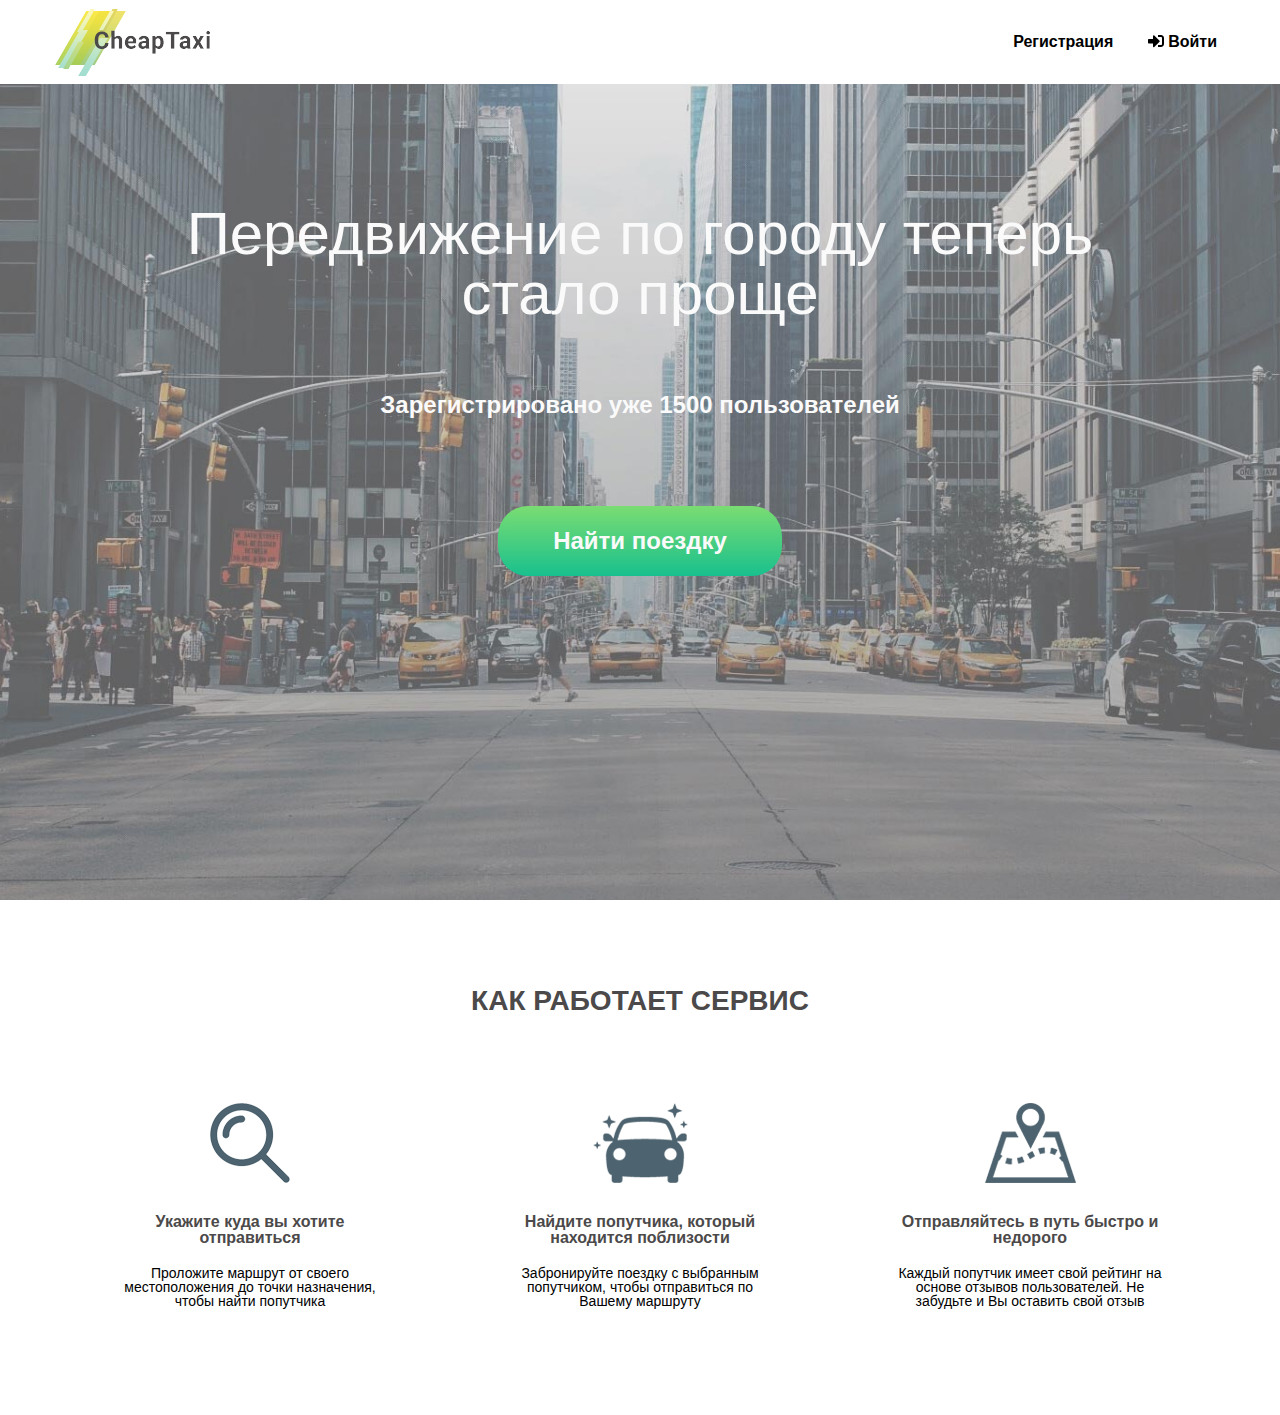
<file: cheaptaxi/index.html>
<!DOCTYPE html>
<html lang="en">
<head>
	<meta charset="UTF-8">
	<title>CheapTaxi</title>
	<link rel="shortcut icon" href="img/favicon.ico" type="image/x-icon">
	<meta name="viewport" content="width=device-width, initial-scale=1">
	<link rel="stylesheet" href="css/reset.css">
	<link rel="stylesheet" href="css/main.css">
	<link rel="stylesheet" href="css/modal-window.css">
	
	<script defer src="js/fontawesome-all.min.js"></script>

</head>
<body>
	<div class="modal-window">
		<ul class="switch">
			<li id="registration-btn">Регистрация</li>
			<li id="enter-btn">Войти</li>
		</ul>
		<form action="#" class="form-registration" id="form-registration">
			
			<input class="small-input" type="text" placeholder="Имя">
			<input class="small-input" type="text" placeholder="Фамилия">
			<input type="text" placeholder="Эл.почта">
			<input type="text" placeholder="Телефон">
			<input type="password" placeholder="Пароль">
			<input type="password" placeholder="Подтвердить пароль">
			<input class="form-button" type="submit" value="Зарегистрироваться">
		</form>

		<form action="#" class="form-registration form-enter" id="form-enter">
			
			
			<input type="text" placeholder="Эл.почта или телефон">
			<input type="password" placeholder="Пароль">
			
			<input class="form-button" type="submit" value="Войти">
		</form>

	</div>
	<header class="header">
		<div class="container">
			<img src="img/logo.png" class="logo">
			<ul class="nav">
				<li><a href="#" id="reg-link">Регистрация</a></li>
				<li><a href="#" id="enter-link"><i class="fas fa-sign-in-alt"></i> Войти</a></li>
			</ul>
		</div>
	</header>
	
	<section class="hero">
		<div class="container">
			<h1>Передвижение по городу теперь стало проще</h1>
			<div class="active-users">Зарегистрировано уже 1500 пользователей</div>
			<a href="#" class="button-search-trip">Найти поездку</a>
		</div>
	</section>

	<section class="features">
		<div class="container">
			<h2>Как работает сервис</h2>
			<ul class="features-list">
				<li>
					<img src="img/search_icon.png" alt="" class="feature-icon">
					<h4 class="feature-title">Укажите куда вы хотите отправиться</h4>
					<p class="feature-description">Проложите маршрут от своего местоположения до точки назначения, чтобы найти попутчика</p>
				</li>
				<li>
					<img src="img/car_icon.png" alt="" class="feature-icon">
					<h4 class="feature-title">Найдите попутчика, который находится поблизости</h4>
					<p class="feature-description">Забронируйте поездку с выбранным попутчиком, чтобы отправиться по Вашему маршруту</p>
				</li>
				<li>
					<img src="img/map_icon.png" alt="" class="feature-icon">
					<h4 class="feature-title">Отправляйтесь в путь быстро и недорого</h4>
					<p class="feature-description">Каждый попутчик имеет свой рейтинг на основе отзывов пользователей. Не забудьте и Вы оставить свой отзыв</p>
				</li>
			</ul>
		</div>
	</section>

<script src="js/jquery-3.3.1.js"></script>
<script src="js/main.js"></script>
</body>
</html>
</file>
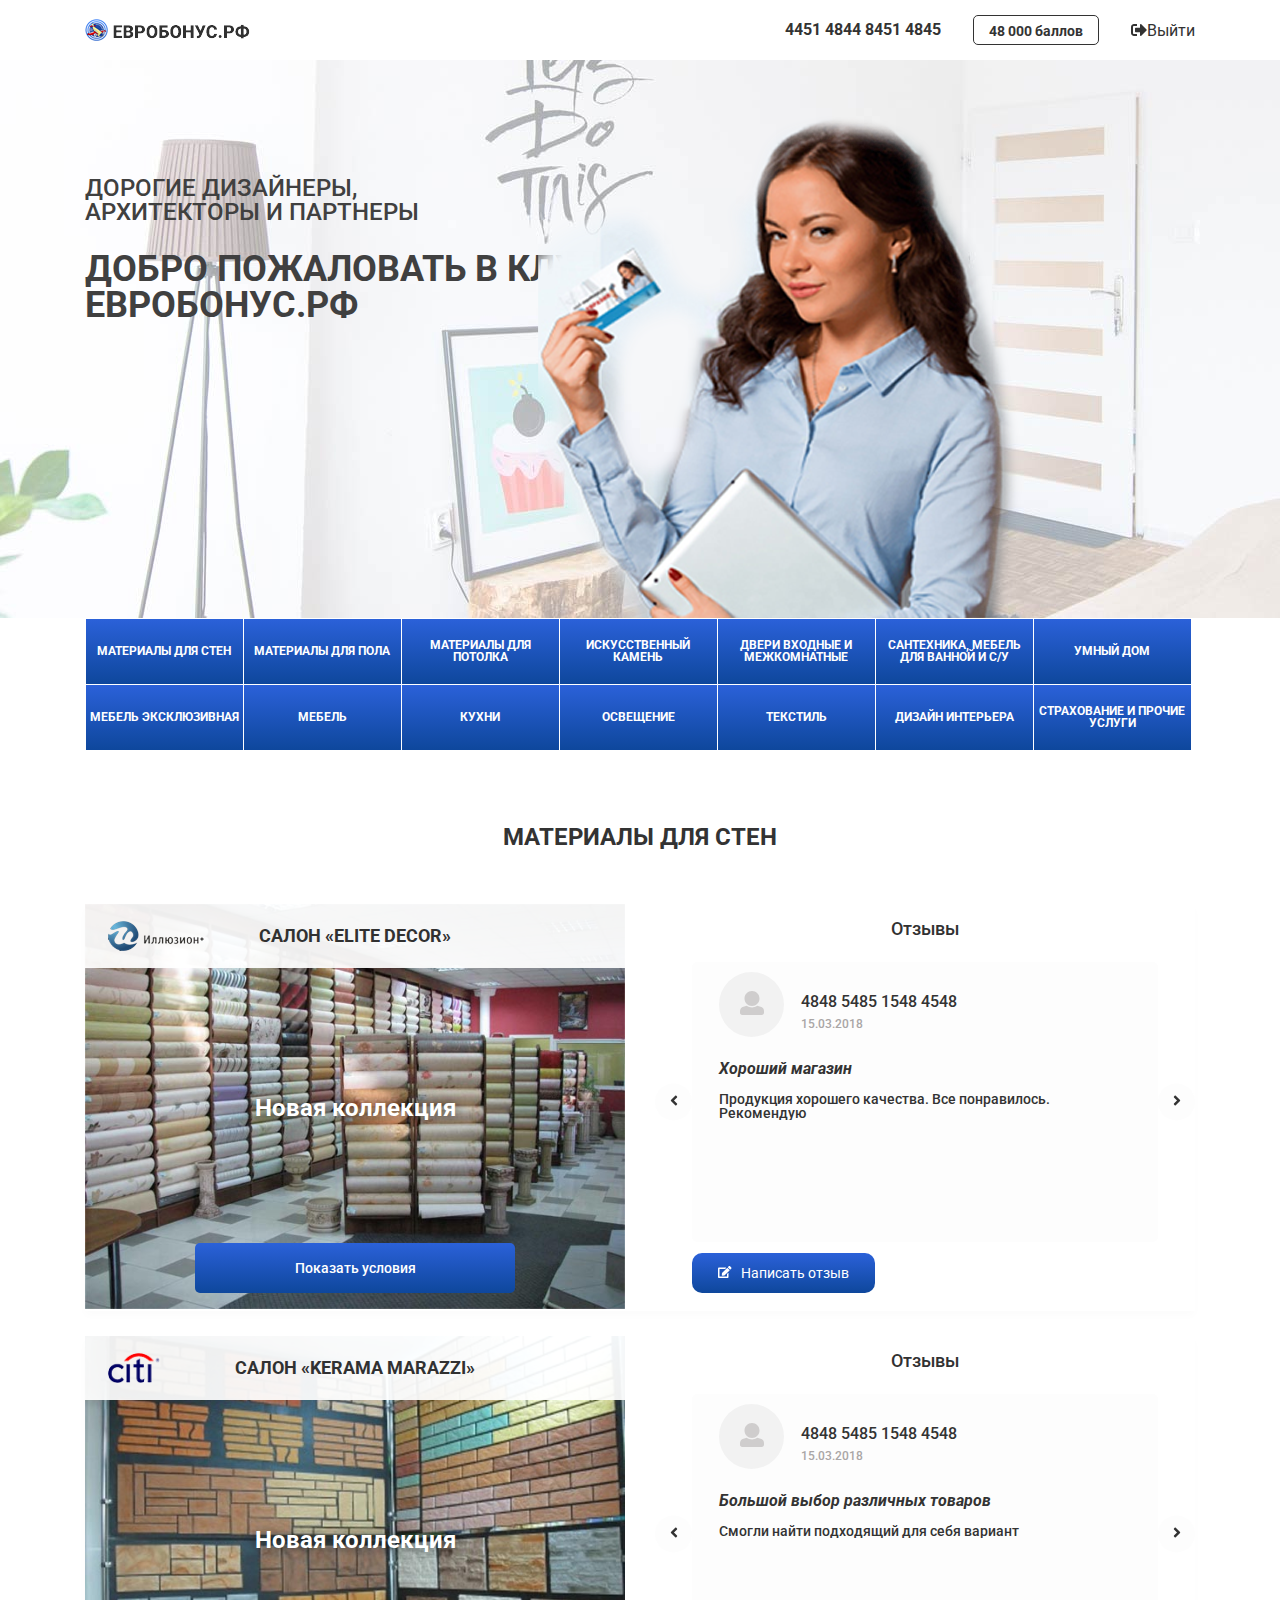
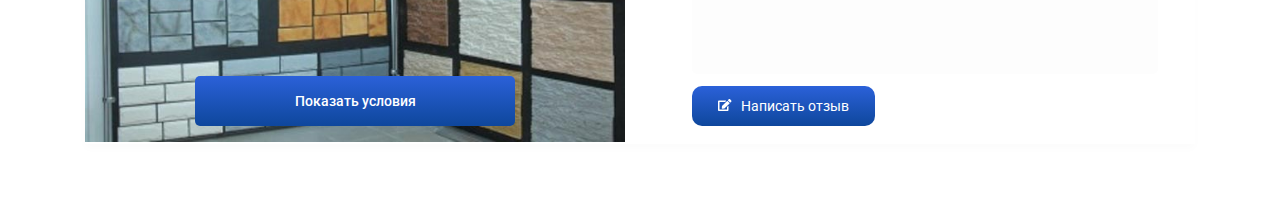
<file: eurasia/index.html>
<!DOCTYPE html>
<html lang="ru">
<head>
	<meta charset="UTF-8">
	<title>Евразия</title>
	<meta name="viewport" content="width=device-width, initial-scale=1">
	<link rel="stylesheet" href="css/reset.css">
	<link rel="stylesheet" href="css/bootstrap-grid.min.css">
	<link rel="stylesheet" href="css/main.css">
	<link href="https://fonts.googleapis.com/css?family=Roboto:400,400i,500,500i,700,700i&amp;subset=cyrillic" rel="stylesheet">
	<script src="js/fontawesome-all.min.js"></script>
</head>
<body>
	<header class="header">
		<div class="container">
			<div class="row align-items-center justify-content-between">
				<div class="col-2">
					<div class="logotype">
						<img src="img/logotype.png" alt="Евробонус.рф">
					</div>
				</div>
				<div class="col-5">
					<div class="user-info">
						<div class="login-card-number">4451 4844 8451 4845</div>
						<div class="points-count">48 000 баллов</div>
						<a href="" class="exit-link"><i class="fas fa-sign-out-alt"></i>Выйти</a>
					</div>
				</div>
			</div>
		</div>
	</header>

	<section class="hero">
		<div class="container">
			<div class="row">
				<div class="col-6">
					<div class="hero-description">
						<h2>Дорогие дизайнеры, архитекторы и партнеры</h2>
						<h1>Добро пожаловать в клуб евробонус.рф</h1>
					</div>
				</div>
			</div>
		</div>
	</section>
	<div class="show-nav">
		<div class="container">
			<div class="row">
				<div class="col-12">
					<a href="#" class="show-nav-btn"><i class="fas fa-bars burger-icon"></i>Категории</a>
				</div>
			</div>
		</div>
	</div>
	<div class="navigation">
		<div class="container">
			
				<ul class="nav">
					<li class="blue-gradient"><a href="#" class="category-link">Материалы для стен</a></li>
					<li class="blue-gradient"><a href="#" class="category-link">Материалы для пола</a></li>
					<li class="blue-gradient"><a href="#" class="category-link">Материалы для потолка</a></li>
					<li class="blue-gradient"><a href="#" class="category-link">Искусственный камень</a></li>
					<li class="blue-gradient"><a href="#" class="category-link">Двери входные и межкомнатные</a></li>
					<li class="blue-gradient"><a href="#" class="category-link">Сантехника, мебель для ванной и с/у</a></li>
					<li class="blue-gradient"><a href="#" class="category-link">Умный дом</a></li>
					<li class="blue-gradient"><a href="#" class="category-link">Мебель эксклюзивная</a></li>
					<li class="blue-gradient"><a href="#" class="category-link">Мебель</a></li>
					<li class="blue-gradient"><a href="#" class="category-link">Кухни</a></li>
					<li class="blue-gradient"><a href="#" class="category-link">Освещение</a></li>
					<li class="blue-gradient"><a href="#" class="category-link">Текстиль</a></li>
					<li class="blue-gradient"><a href="#" class="category-link">Дизайн интерьера</a></li>
					<li class="blue-gradient"><a href="#" class="category-link">Страхование и прочие услуги</a></li>

				</ul>
			
		</div>
	</div>

	<section class="category">
		<div class="container">
			<h3 class="category-title">Материалы для стен</h3>
			<ul class="company-list">
				
					<li>

						<div class="conditions">
							<a href="#" class="close-conditions"><i class="fas fa-times close-icon"></i></a>
							<div class="row">
								<div class="col-md-6">
									<div class="conditions-info-company">
										<div class="condition-header">
											<img src="img/company-1/logo.png" alt="">
											<h3>Салон «Elite decor»</h3>
										</div>

										<span class="contacts">Контакты:</span>
										<ul class="contacts-list">
											<li><i class="fas fa-phone-square contacts-icon"></i>+7(342) 451-18-12</li>
											<li><a href="#"><i class="fas fa-globe contacts-icon"></i>http://elite-decor.ru</a></li>
											<li><i class="fas fa-map-marker-alt contacts-icon"></i>ТЦ Евразия, 2 этаж</li>
										</ul>
									</div>
								</div>
								<div class="col-md-6">
									<div class="conditions-description">
										<h4>Условия сотрудничества</h4>
										<p class="condition-text">Lorem ipsum dolor sit amet, consectetur adipisicing elit. Aperiam ipsam, error iure qui cumque maiores reprehenderit quibusdam accusantium vero voluptas, quos commodi impedit architecto odit eos cupiditate! Nesciunt rerum voluptatem accusamus dignissimos similique fugiat laudantium, qui sint quaerat, pariatur tenetur ad ducimus alias laboriosam asperiores assumenda iusto distinctio ratione atque. Lorem ipsum dolor sit amet, consectetur adipisicing elit. Corporis, doloribus, molestiae dolorum temporibus, odit voluptas facilis sunt reiciendis odio unde enim nulla veniam nobis optio alias. Id veritatis commodi assumenda, sint, eaque asperiores eius architecto minima nam beatae, a placeat suscipit. Quaerat accusamus veritatis, totam laborum dolorum possimus quasi odit sunt libero necessitatibus ducimus quos iure quod rem eos voluptatem incidunt eligendi commodi alias sequi quia labore adipisci nisi. Quis aspernatur error, nostrum distinctio totam iste eius saepe, obcaecati accusamus nihil eum beatae harum delectus nemo quod magni explicabo vel a cum tempora dicta expedita! Temporibus quia facilis id voluptas?</p>
									</div>
								</div>
							</div>
						</div>

						<div class="row">
							<div class="col-12 col-lg-6">
								<div class="company-description">
							
									<div class="company-header">
										<img src="img/company-1/logo.png" alt="Логотип компании" class="company-logo">
										<div class="company-name">Салон «Elite Decor»</div>
									</div>
									
									<img class="company-banner" src="img/company-1/banner.jpg" alt="Баннер компании">
									
									<div class="company-title">Новая коллекция</div>
									<a href="#" class="company-condition-btn blue-gradient">Показать условия</a>
								</div>
							</div>
							<div class="col-12 col-lg-6">
								<div class="company-reviews">
									<h4>Отзывы</h4>
									<div class="review">
										<div class="user-review-info">
											<div class="user-picture"><i class="fas fa-user"></i></div>
											<div class="user-review-info-text">
												<div class="user-card-number">4848 5485 1548 4548</div>
												<span class="review-date">15.03.2018</span>
											</div>
										</div>
										<a href="#" class="arrow-back"><i class="fas fa-angle-left"></i></a>
										<a href="#" class="arrow-next"><i class="fas fa-angle-right"></i></a>
										<i class="review-title">Хороший магазин</i>
										<p class="review-text">Продукция хорошего качества. Все понравилось. Рекомендую</p>
									</div>

									<a href="#" class="write-review-btn blue-gradient"><i class="fas fa-edit"></i>Написать отзыв</a>
								</div>
							</div>
						</div>
					</li>

					<li>

						<div class="conditions">
							<a href="#" class="close-conditions"><i class="fas fa-times close-icon"></i></a>
							<div class="row">
								<div class="col-md-6">
									<div class="conditions-info-company">
										<div class="condition-header">
											<img src="img/company-2/logo.png" alt="">
											<h3>Салон «Kerama Marazzi»</h3>
										</div>

										<span class="contacts">Контакты:</span>
										<ul class="contacts-list">
											<li><i class="fas fa-phone-square contacts-icon"></i>+7(342) 481-48-12</li>
											<li><a href="#"><i class="fas fa-globe contacts-icon"></i>http://kerama-marazzi.ru</a></li>
											<li><i class="fas fa-map-marker-alt contacts-icon"></i>ТЦ Евразия, 1 этаж</li>
										</ul>
									</div>
								</div>
								<div class="col-md-6">
									<div class="conditions-description">
										<h4>Условия сотрудничества</h4>
										<p class="condition-text">Салон "Kerama Marazzi" дарит новосёлам СКИДКУ 12%  на керамический гранит, керамическую плитку, мозаику, сантехнику и мебель</p>
									</div>
								</div>
							</div>
						</div>

						<div class="row">
							<div class="col-12 col-lg-6">
								<div class="company-description">
							
									<div class="company-header">
										<img src="img/company-2/logo.png" alt="Логотип компании" class="company-logo">
										<div class="company-name">Салон «Kerama Marazzi»</div>
									</div>
									
									<img class="company-banner" src="img/company-2/banner.jpg" alt="Баннер компании">
									
									<div class="company-title">Новая коллекция</div>
									<a href="#" class="company-condition-btn blue-gradient">Показать условия</a>
								</div>
							</div>
							<div class="col-12 col-lg-6">
								<div class="company-reviews">
									<h4>Отзывы</h4>
									<div class="review">
										<div class="user-review-info">
											<div class="user-picture"><i class="fas fa-user"></i></div>
											<div class="user-review-info-text">
												<div class="user-card-number">4848 5485 1548 4548</div>
												<span class="review-date">15.03.2018</span>
											</div>
										</div>
										<a href="#" class="arrow-back"><i class="fas fa-angle-left"></i></a>
										<a href="#" class="arrow-next"><i class="fas fa-angle-right"></i></a>
										<i class="review-title">Большой выбор различных товаров</i>
										<p class="review-text">Смогли найти подходящий для себя вариант</p>
									</div>

									<a href="#" class="write-review-btn blue-gradient"><i class="fas fa-edit"></i>Написать отзыв</a>
								</div>
							</div>
						</div>
					</li>
			</ul>
		</div>
	</section>
	<script src="js/jquery-3.3.1.js"></script>
	<script src="js/nav.js"></script>
	<script src="js/condition.js"></script>
</body>
</html>
</file>
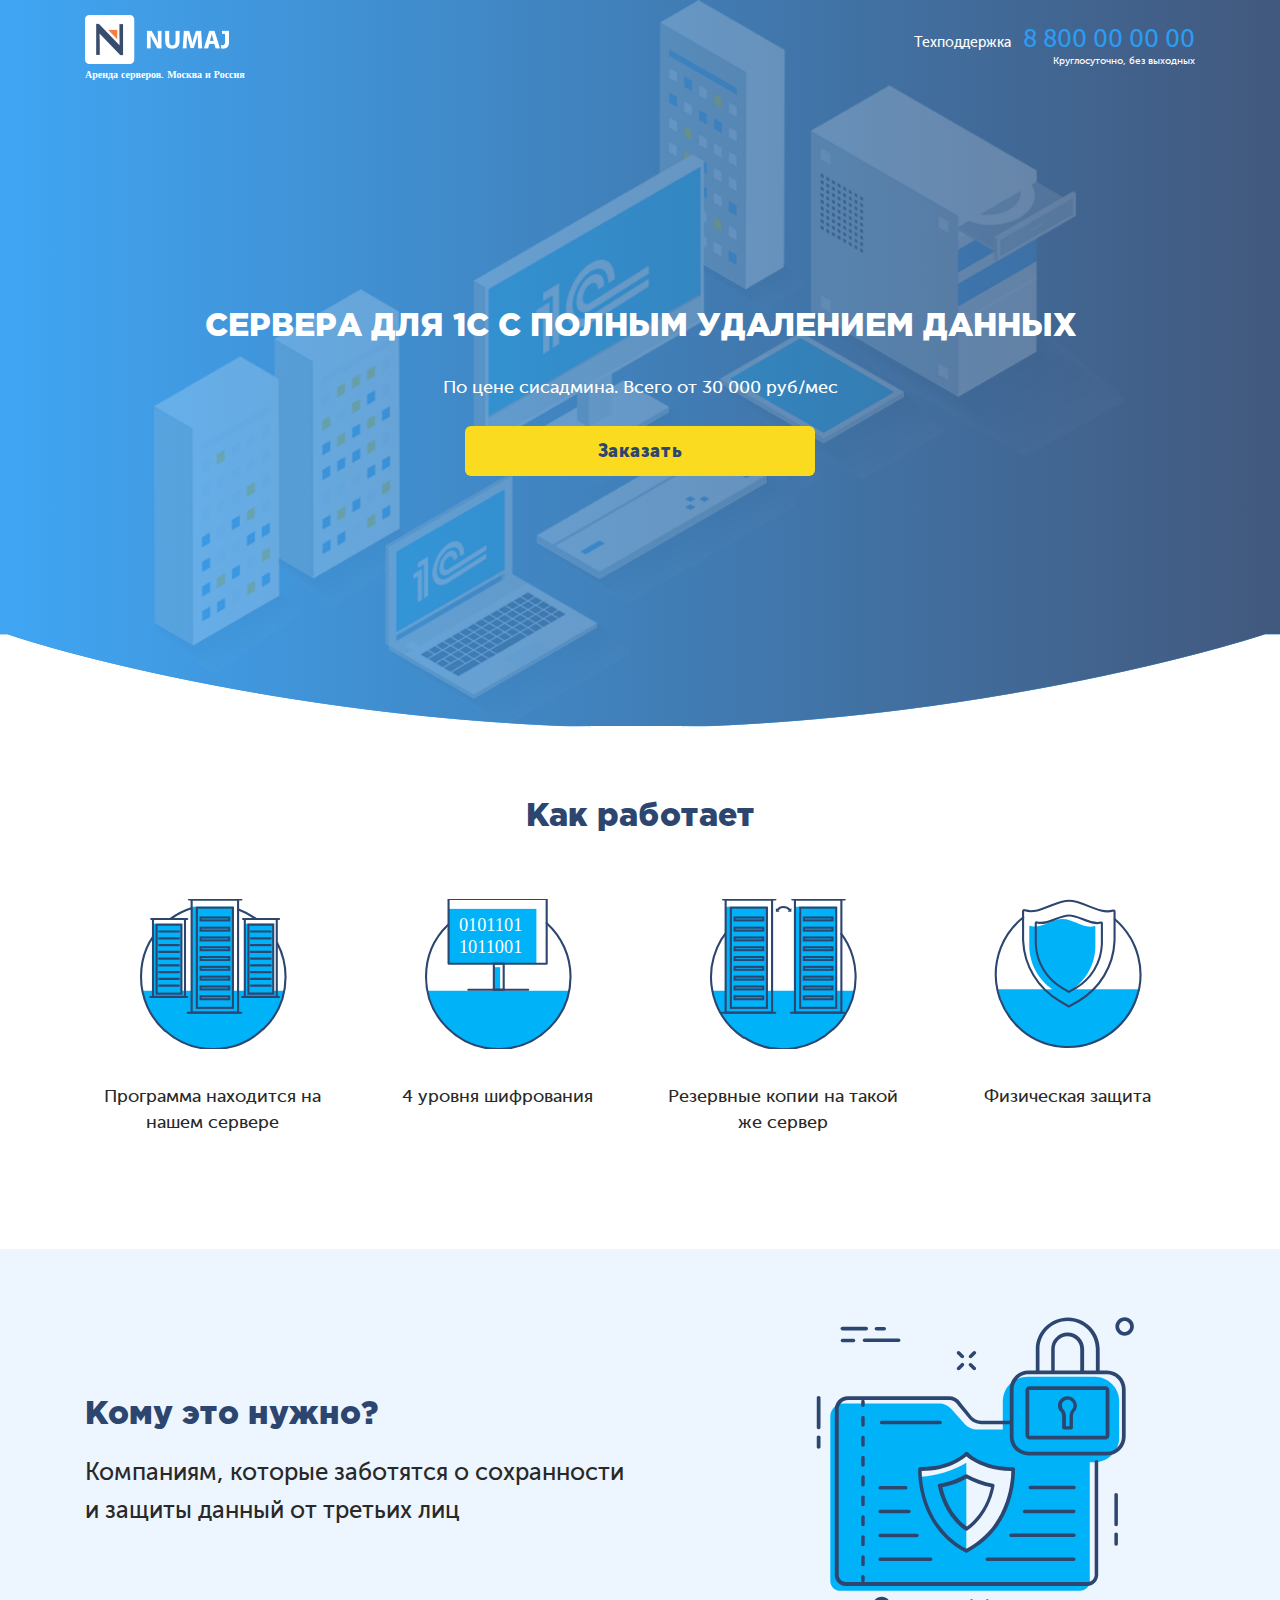
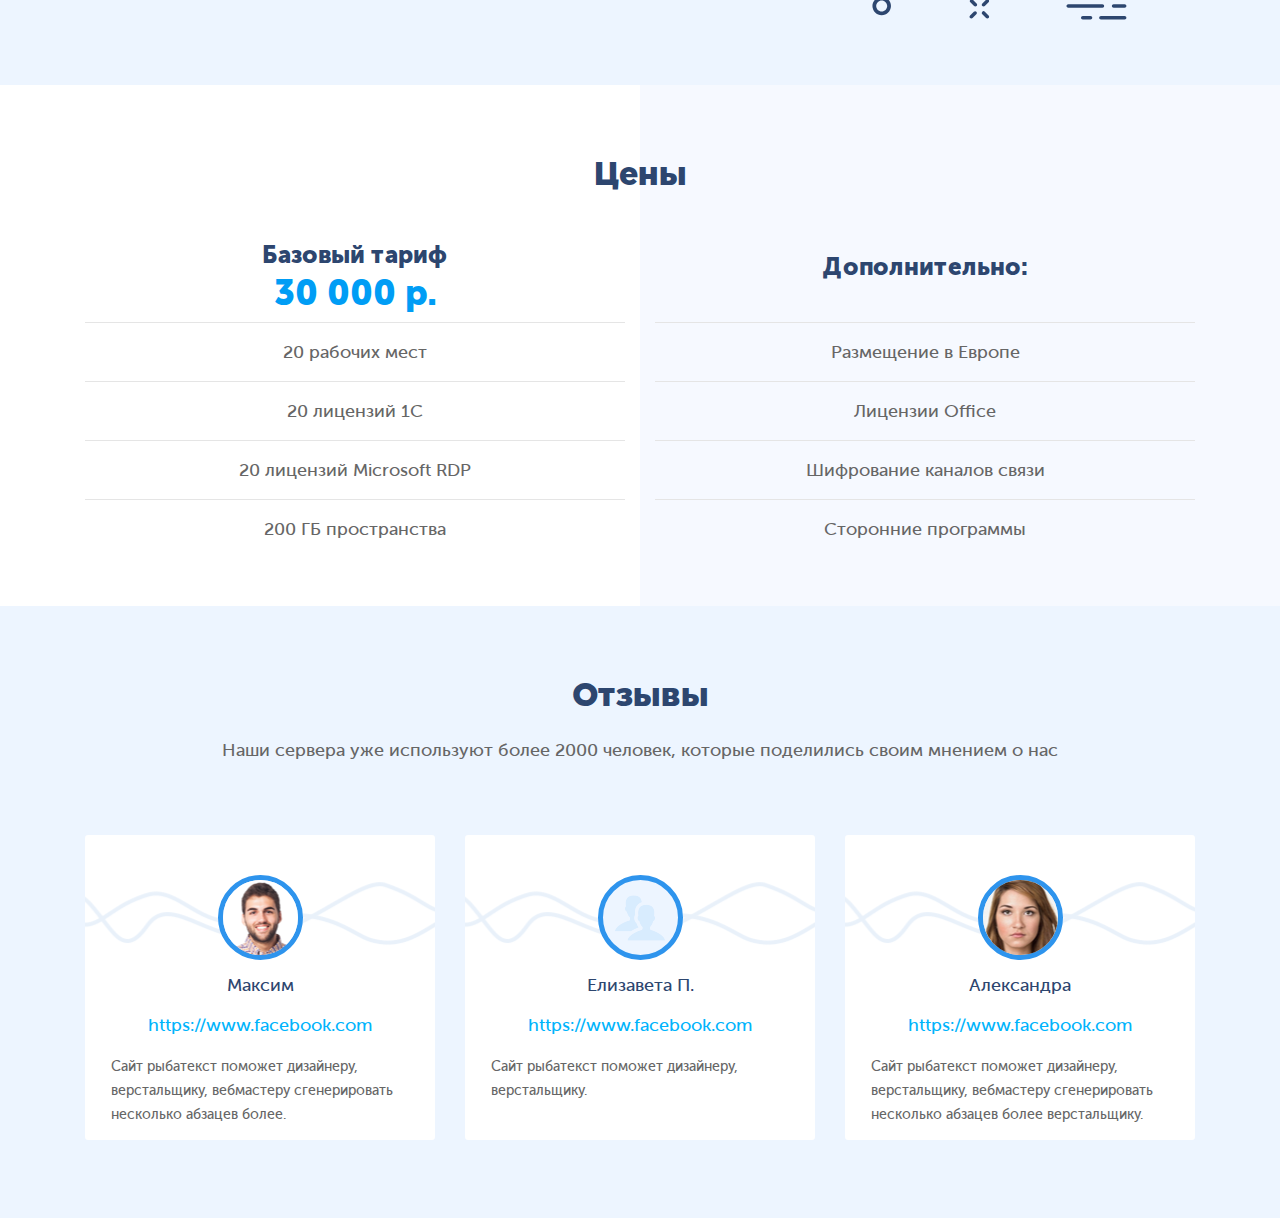
<file: numaj/index.html>
<!DOCTYPE html>
<html lang="ru">
<head>
	<meta charset="UTF-8">
	<title>NUMAJ</title>
	<meta name="viewport" content="width=device-width, initial-scale=1">
	<link rel="shortcut icon" href="img/favicon.ico" type="image/png">
	<link rel="stylesheet" href="css/bootstrap-grid.min.css">
	<link rel="stylesheet" href="css/reset.css">
	<link rel="stylesheet" href="css/main.css">
	<script src="js/fontawesome-all.min.js"></script>
</head>
<body>
	<header class="header">
		<div class="bottom-bg-decoration">
			<div class="left"></div>
			<div class="right"></div>
		</div>
		<div class="container">
			<div class="row justify-content-between align-items-center">
				<div class="col-3">
					<div class="logo">
						<img src="img/logo.png" alt="logotype">
						<h5>Аренда серверов. Москва и Россия</h5>
					</div>
				</div>
				<div class="col-4">
					<div class="support">
						<p class='phone'>Техподдержка<a class="phone-number" href="tel:+780000000">8 800 00 00 00</a></p>
						<p class="support-subtitle">Круглосуточно, без выходных</p>
					</div>
				</div>
			</div>

			<div class="row">
				<div class="col-12">
					<div class="site-title">
						<h1>Сервера для 1с с полным удалением данных</h1>
						<span class="subtitle">По цене сисадмина. Всего от 30 000 руб/мес</span>
					</div>
				</div>
			</div>
			<div class="row justify-content-center">
				<div class="col-4">
					<a href="#" class="main-order-btn">Заказать</a>
				</div>
			</div>
		</div>
	</header>

	<section class="features">
		<div class="container">
			<h2>Как работает</h2>
			<ul class="features-list">
				<div class="row justify-content-between">
					<div class="col-3">
						<li>
							<img class="feature-icon" src="img/icons/07.svg" alt="">
							<p class="feature-description">Программа находится 
							на нашем сервере</p>
						</li>
					</div>
					<div class="col-3">
						<li>
							<img class="feature-icon" src="img/icons/02.svg" alt="">
							<p class="feature-description">4 уровня шифрования</p>
						</li>
					</div>
					<div class="col-3">
						<li>
							<img class="feature-icon" src="img/icons/09.svg" alt="">
							<p class="feature-description">Резервные копии 
							на такой же сервер</p>
						</li>
					</div>
					<div class="col-3">
						<li>
							<img class="feature-icon" src="img/icons/10.svg" alt="">
							<p class="feature-description">Физическая защита</p>
						</li>
					</div>
				</div>
			</ul>
		</div>
	</section>

	<section class="who-need-it">
		<div class="container">
			<div class="row align-items-center justify-content-between">
				<div class="col-7">
					<h2>Кому это нужно?</h2>
					<p class="description">Компаниям, которые заботятся о сохранности 
и защиты данный от третьих лиц</p>
				</div>
				<div class="col-5">
					<img class="icon-bg" src="img/icons/11.svg" alt="Кому это нужно">
				</div>
			</div>
		</div>
	</section>

	<section class="prices">
		<div class="container">
			<h2>Цены</h2>
			<div class="row justify-content-between align-items-end">
				<div class="col-6">
					<div class="basic-rate left-part">
						<h3>Базовый тариф</h3>
						<div class="price">30 000 р.</div>
						<ul class="desc-list">
							<li>20 рабочих мест</li>
							<li>20 лицензий 1С</li>
							<li>20 лицензий Microsoft RDP</li>
							<li>200 ГБ пространства</li>
						</ul>
					</div>
				</div>
				<div class="col-6">
					<div class="additionally right-part">
						<h3>Дополнительно:</h3>
						<ul class="desc-list">
							<li>Размещение в Европе</li>
							<li>Лицензии Office</li>
							<li>Шифрование каналов связи</li>
							<li>Сторонние программы</li>
						</ul>
					</div>
				</div>
			</div>
		</div>
	</section>


	<section class="reviews">
		<div class="container">
			<h2>Отзывы</h2>
			<div class="row justify-content-center">
				<div class="col-10">
					<p class="reviews-description">Наши сервера уже используют более 2000 человек, которые поделились своим мнением о нас</p>
				</div>
			</div>
			<a href="#" class="arrow-right-btn"></a>
			<ul class="review-slider">
				
				<div class="row justify-content-center">
					<div class="col-md-4 col-10">
						<li>
							<div class="user-photo">
								<img src="img/users/1.png" alt="">
							</div>
							<span class="user-name">Максим</span>
							<a href="" class="user-link">https://www.facebook.com</a>
							<p class="user-review-text">Сайт рыбатекст поможет дизайнеру, верстальщику, вебмастеру сгенерировать несколько абзацев более.</p>
						</li>
					</div>
					<div class="col-md-4 col-10">
						<li>
							<div class="user-photo">
								<img src="img/users/user-anonym.png" alt="">
							</div>
							<span class="user-name">Елизавета П.</span>
							<a href="" class="user-link">https://www.facebook.com</a>
							<p class="user-review-text">Сайт рыбатекст поможет дизайнеру, верстальщику.</p>
						</li>
					</div>
					<div class="col-md-4 col-10">
						<li>
							<div class="user-photo">
								<img src="img/users/2.png" alt="">
							</div>
							<span class="user-name">Александра</span>
							<a href="" class="user-link">https://www.facebook.com</a>
							<p class="user-review-text">Сайт рыбатекст поможет дизайнеру, верстальщику, вебмастеру сгенерировать несколько абзацев более верстальщику.</p>
						</li>
					</div>
				</div>
			</ul>
		</div>
	</section>
	<footer class="footer">
		
			<script type="text/javascript" charset="utf-8" async src="https://api-maps.yandex.ru/services/constructor/1.0/js/?um=constructor%3Abe454b453ec022528edc9ad36998f8921e453a7f521f5269c384a52c644a9e9e&amp;width=100%25&amp;height=611&amp;lang=ru_RU&amp;scroll=true"></script>
		
	</footer>
</body>	
</html>
</file>
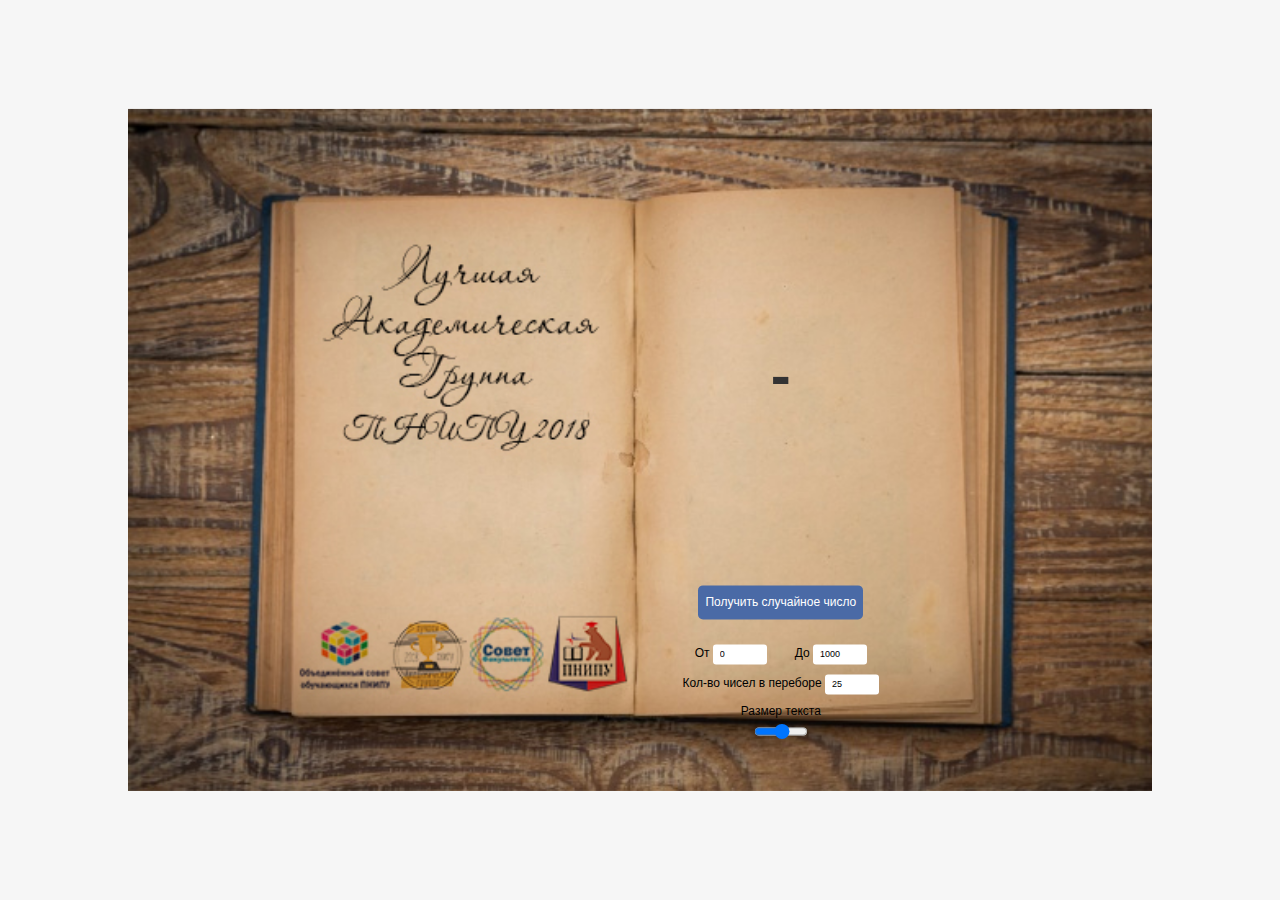
<file: random/index.html>
<!DOCTYPE html>
<html lang="ru">
<head>
	<meta charset="UTF-8">
	<title>Document</title>
	<link rel="stylesheet" href="main.css">
</head>
<body>
	<img src="book2.jpg" alt="Книга" class="book-bg">
	<div class="content">
	<div class="random-text">-</div>
	<form class="setting" action="#">
	<a href="#" class="random-btn">Получить случайное число</a>

	
		
		<div class="range">
			<div class="min">
				<label for="first-number">От</label>
				<input type="number" value="0" id="first-number">
			</div>
			<div class="max">
				<label for="finish-number">До</label>
				<input type="number" value="1000" id="finish-number">
			</div>
		</div>
		<div class="count">
			<label for="count-number">Кол-во чисел в переборе</label>
			<input type="number" id="count-number" value='25' min='1'>
		</div>
		<div class="size">
			<label for="size-number">Размер текста</label><br>
			<input type="range" id="size-number" value='60' min='12' max='100'>
		</div>
	</form>
</div>
<script src="jquery-3.3.1.js"></script>
<script>
	

	$(function(){

		
       	
        

		function getRandom(min, max) {
    		var rand = min - 0.5 + Math.random() * (max - min + 1)
    		rand = Math.round(rand);
    		return rand;
  		}


	  $('input[type=range]').on('input', function () {
   		 $(this).trigger('change');
   		 $('.random-text').css({"font-size": $('#size-number').val()+"px", "z-index":"1"});
   		 

		});

      $('.random-btn').click(function(e){
      	var firstNumber = $('#first-number').val();
		var finishNumber = $('#finish-number').val();
		var countNumber = $('#count-number').val();
		$('.random-text').css("animation", "none");
		$('.random-text').css({"transform":"scale(1)"});
       e.preventDefault();
       var i=0;
       
       f=function(){

   // тело цикла
   $('.random-text').text(getRandom(firstNumber, finishNumber));
   // счётчик и условие исполнения цикла  

   i=i+1; if (i<countNumber) setTimeout(f, "50");


   if(i==countNumber){
   	$('.random-text').css({"animation":"size 1s ease-in-out", "animation-iteration-count":"1", "transform":"scale(1.8)"});

   }
       };
       	f();
		
       		
   		
      });

      
   });
</script>
</body>
</html>
</file>
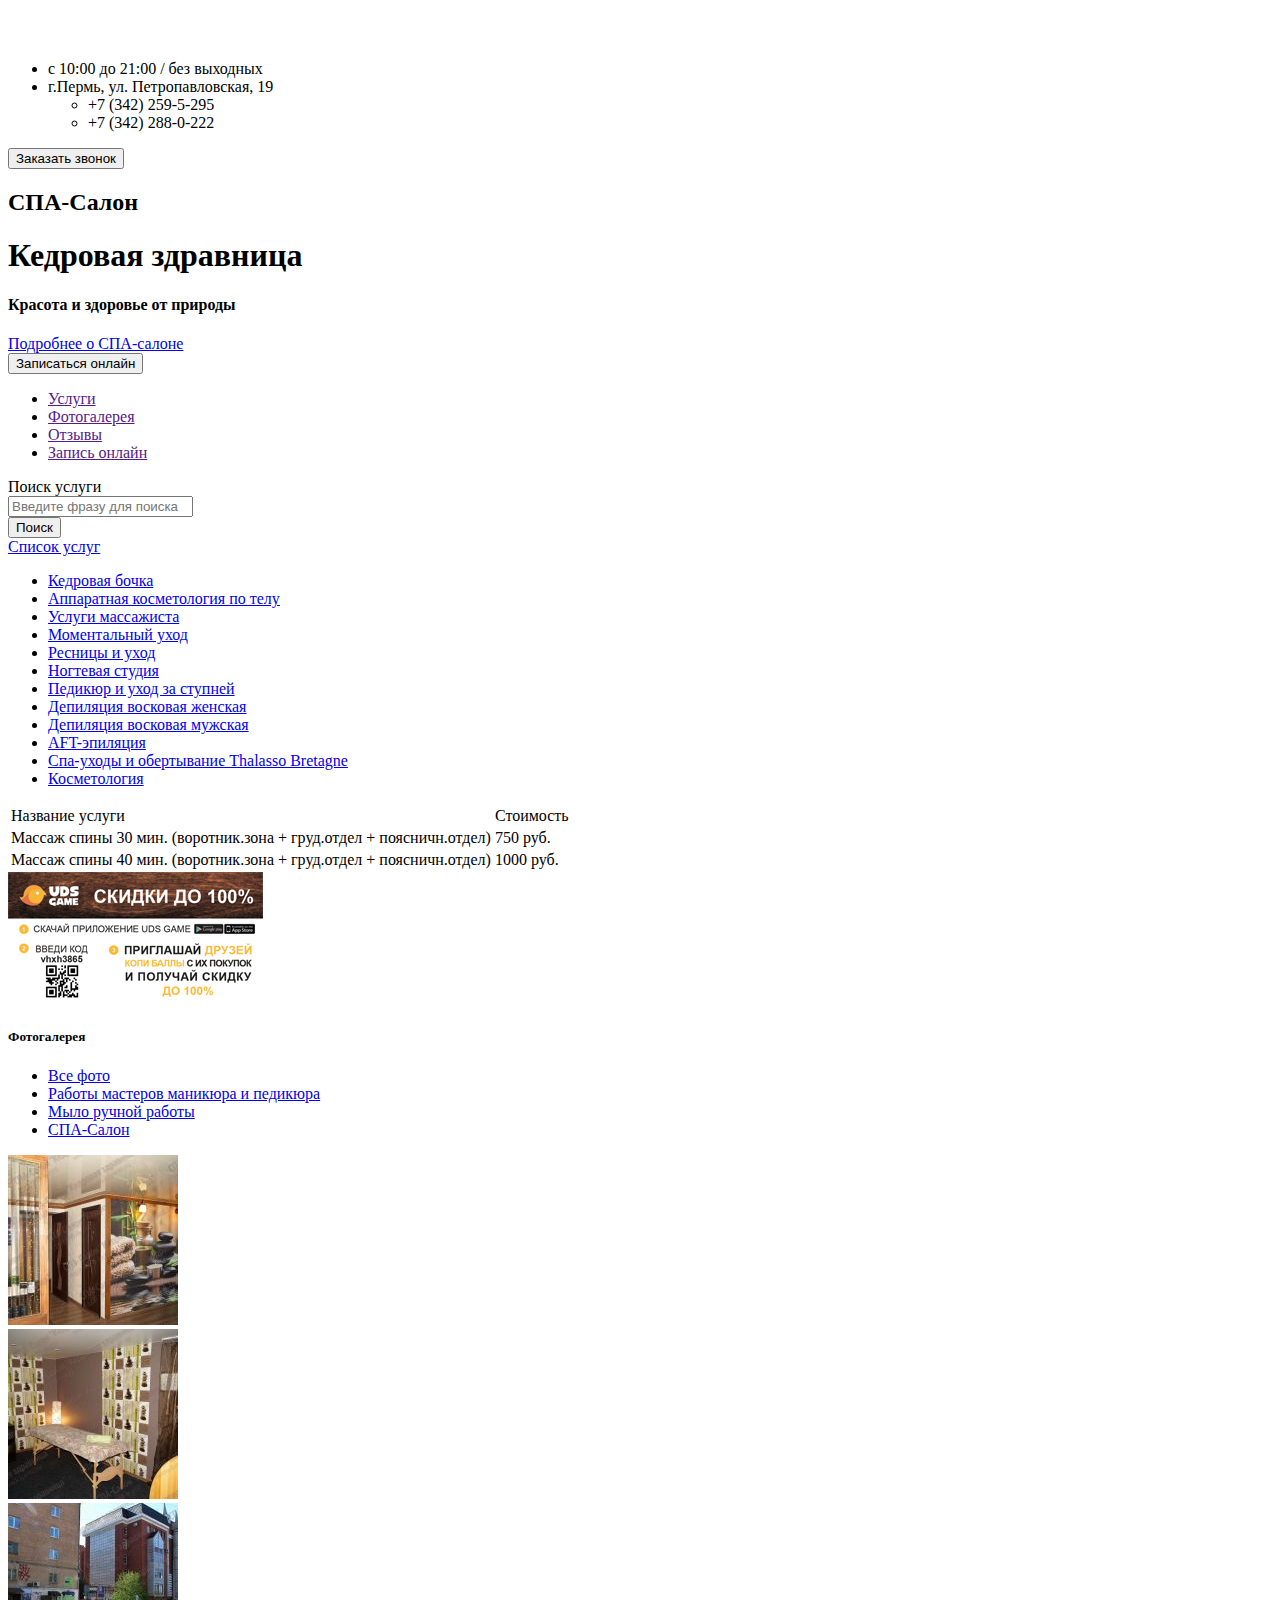
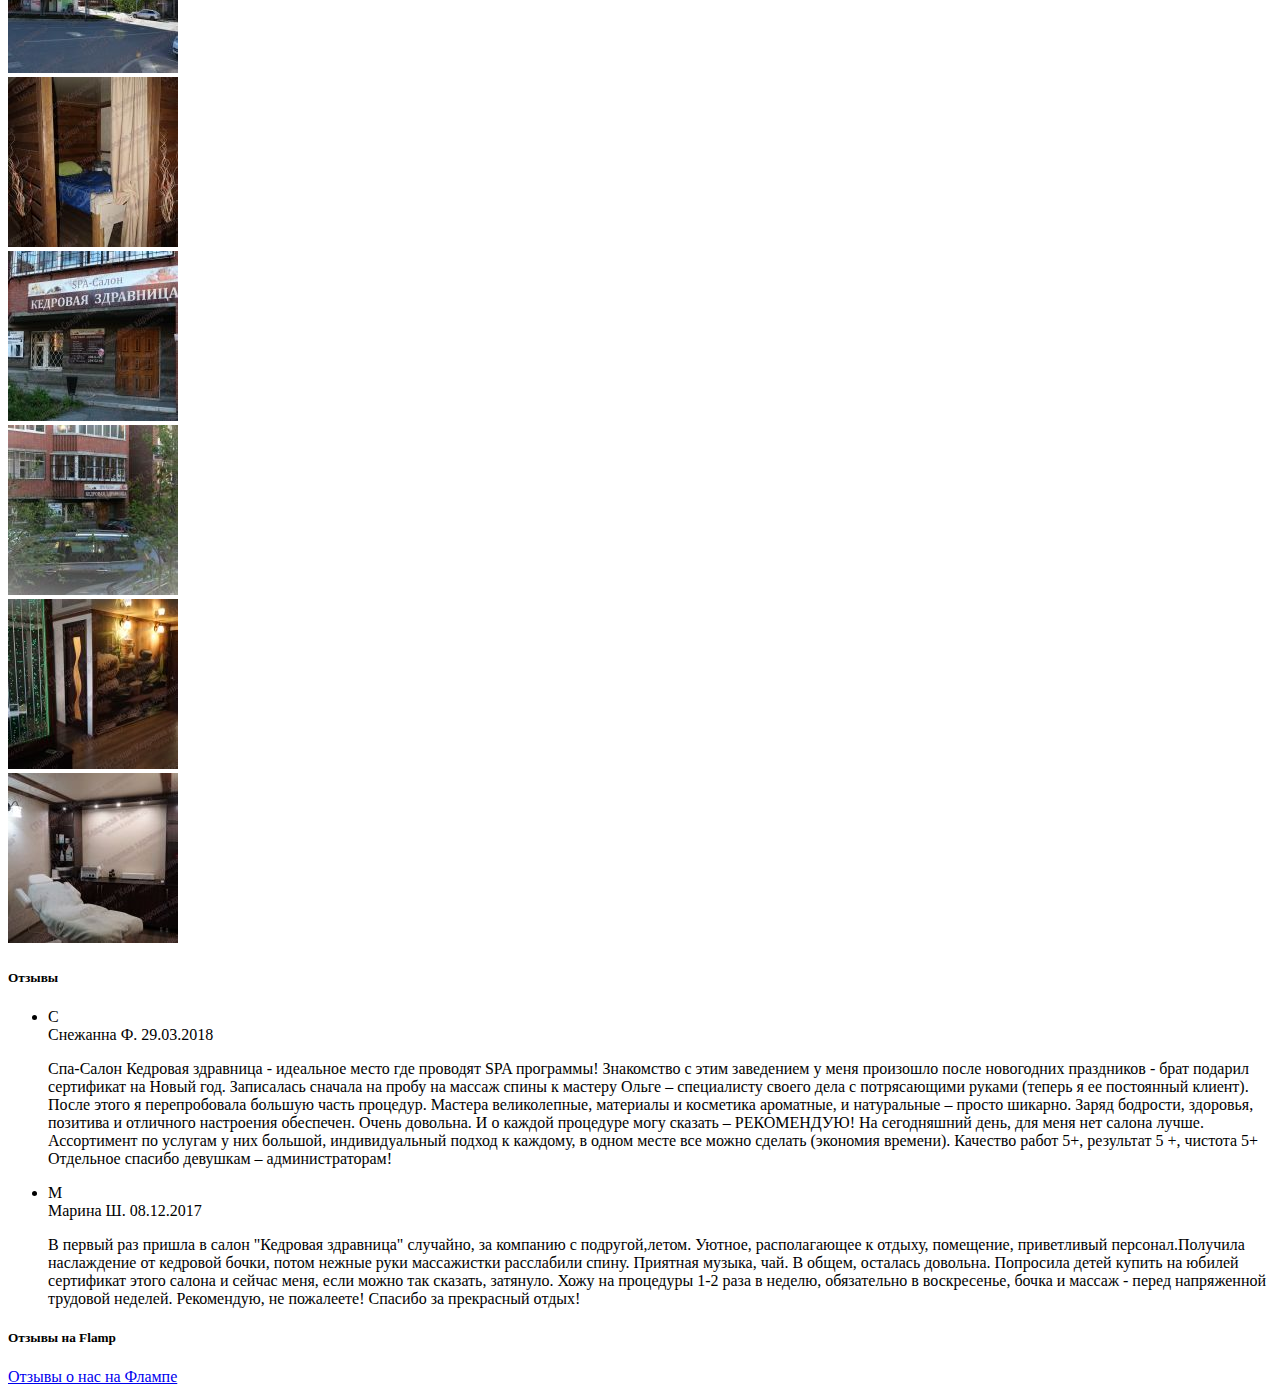
<file: kzperm/src/index.html>
<!DOCTYPE html>
<html lang="en">
<head>
    <meta charset="UTF-8">
    <meta name="viewport" content="width=device-width, initial-scale=1, maximum-scale=1">
    <meta http-equiv="X-UA-Compatible" content="ie=edge">
    <link href="https://fonts.googleapis.com/css?family=Lobster&amp;subset=cyrillic" rel="stylesheet">
    <script src="./index.js"></script>

    <script src="https://www.google.com/recaptcha/api.js" async defer></script>
    
    <title>Кедровая здравница</title>
</head>
<body>
    <header class="header">
        <div class="container">
            <div class="row align-items-center justify-content-between">
                <div class="col-xl-2 col-md-12 xs-only-text-center">
                    <img src="img/logo.png" alt="Кедровая здравница" class="header-logo">
                </div>
                <div class="contacts-menu-btn"></div>
                <div class="col-xl-10 col-12">
                    <div class="contacts-menu d-flex align-items-center justify-content-end">
                        <ul class="contacts">
                            <li>с 10:00 до 21:00 / без выходных</li>
                            <li>г.Пермь, ул. Петропавловская, 19</li>
                            <ul class="contacts-phones">
                                <li>+7 (342) 259-5-295</li>
                                <li>+7 (342) 288-0-222</li>
                            </ul>
                        </ul>
                        <button class="btn order-call">Заказать звонок</button>
                    </div>
                </div>
            </div>
        </div>
    </header>
    <main class="main d-flex align-items-center">
        <div class="container">
            <!-- <div class="girl"></div> -->
            <div class="row justify-content-between align-items-center">
                <div class="col-lg-5 xs-only-text-center">
                    <div class="main-description">
                        <h2 class="main-description-salon-type">СПА-Салон</h2>
                        <h1 class="main-description-salon-name">Кедровая здравница</h1>
                        <h4 class="main-description-salon-slogan">Красота и здоровье от природы</h4>
                        <a href="#" class="main-description-salon-read-more">Подробнее о СПА-салоне</a>
                    </div>
                    <button class="btn appointment-online">Записаться онлайн</button>
                </div>
                <div class="col-lg-6">
                    <div class="girl d-none d-lg-block"></div>
                </div>
                <!-- <div class="col-12 col-lg-5">
                    <div class="girl d-none d-lg-block"></div>
                    <div class="check-order d-flex flex-column align-items-center">
                        <h4 class="check-order-title">Проверить запись</h4>
                        <p class="check-order-subtitle">Записались на услугу и хотите проверить запись? Введите номер телефона, на который была оформлена запись</p>
                        <form action="/check-order" class="check-order-form">
                            <input class="input-phone" type="tel" placeholder="Номер телефона" required>
                            <div class="recaptcha">
                                <div class="g-recaptcha" data-sitekey="6LepsJcUAAAAABgyctQUCTZD3QJG5aU1BojLNKci"></div>
                            </div>
                            <input type="submit" class="btn check-order-form-btn" value="Проверить">
                        </form>
                    </div>
                </div> -->

                <div class="col-lg-12 d-none d-lg-block">
                    <ul class="navbar d-flex justify-content-between">
                        <li><a href="">Услуги</a></li>
                        <li><a href="">Фотогалерея</a></li>
                        <li><a href="">Отзывы</a></li>
                        <li><a href="">Запись онлайн</a></li>
                    </ul>
                </div>
            </div>
        </div>
    </main>
    <section class="search">
        <div class="container">
            <div class="row align-items-center">
                <div class="col-2 d-flex justify-content-center">
                    <span class="search-label">Поиск услуги</span>
                </div>
                    <div class="col-8">
                        <input class="search-form-input" type="text" placeholder="Введите фразу для поиска">
                    </div>
                    <div class="col-2">
                        <input class="btn search-form-btn" type="submit" value="Поиск">
                    </div>
                
            </div>
        </div>
    </section>
    <section class="services">
        <div class="container">
            <div class="row">
                <div class="col-lg-2">
                    <div class="services-list-btn d-block d-lg-none"><a href="#"><i class="fas fa-bars"></i> Список услуг</a></div>
                    <ul class="services-list">
                        <li><a href="#">Кедровая бочка</a></li>
                        <li><a href="#">Аппаратная косметология по телу</a></li>
                        <li><a href="#">Услуги массажиста</a></li>
                        <li><a href="#">Моментальный уход</a></li>
                        <li><a href="#">Ресницы и уход</a></li>
                        <li><a href="#">Ногтевая студия</a></li>
                        <li><a href="#">Педикюр и уход за ступней</a></li>
                        <li><a href="#">Депиляция восковая женская</a></li>
                        <li><a href="#">Депиляция восковая мужская</a></li>
                        <li><a href="#">AFT-эпиляция</a></li>
                        <li><a href="#">Спа-уходы и обертывание Thalasso Bretagne</a></li>
                        <li><a href="#">Косметология</a></li>
                    </ul>
                </div>
                <div class="col-12 col-lg-7">
                    <table class="services-table">
                        <thead>
                            <tr>
                                <td>Название услуги</td>
                                <td>Стоимость</td>
                            </tr>
                        </thead>
                        <tbody>
                            <tr>
                                <td>Массаж спины 30 мин. (воротник.зона + груд.отдел + поясничн.отдел)</td>
                                <td class="services-table-price">750 руб.</td>
                            </tr>
                            <tr>
                                <td>Массаж спины 40 мин. (воротник.зона + груд.отдел + поясничн.отдел)</td>
                                <td class="services-table-price">1000 руб.</td>
                            </tr>
                        </tbody>
                    </table>
                </div>
                <div class="col-12 col-lg-3 xs-only-text-center d-none d-lg-block">
                    <div class="advert">
                        <img src="img/UDS.png" alt="UDS">
                    </div>
                </div>
            </div>
        </div>
    </section>
    <section class="gallery">
        <h5 class="section-title text-center">Фотогалерея</h5>
        <div class="container">
            <div class="row">
                
                <div class="col-12">
                    <ul class="gallery-categories d-flex flex-wrap">
                        <li><a class="select" href="#">Все фото</a></li>
                        <li><a href="#">Работы мастеров маникюра и педикюра</a></li>
                        <li><a href="#">Мыло ручной работы</a></li>
                        <li><a href="#">СПА-Салон</a></li>
                    </ul>
                </div>

                <div class="col-6 col-md-3 col-xl-2">
                    <a href="img/photos/diagonal2.jpg" class="gallery-card" data-fancybox="gallery-card">
                        <div class="gallery-card-thumb">
                            <img src="img/photos/thumbs/thumbs_diagonal2.jpg" alt="">
                        </div>
                    </a>
                </div>

                <div class="col-6 col-md-3 col-xl-2">
                    <a href="img/photos/diagonal4.jpg" class="gallery-card" data-fancybox="gallery-card">
                        <div class="gallery-card-thumb">
                            <img src="img/photos/thumbs/thumbs_diagonal4.jpg" alt="">
                        </div>
                    </a>
                </div>

                <div class="col-6 col-md-3 col-xl-2">
                    <a href="img/photos/diagonal16.jpg" class="gallery-card" data-fancybox="gallery-card">
                        <div class="gallery-card-thumb">
                            <img src="img/photos/thumbs/thumbs_diagonal16.jpg" alt="">
                        </div>
                    </a>
                </div>
                <div class="col-6 col-md-3 col-xl-2">
                    <a href="img/photos/diagonal10.jpg" class="gallery-card" data-fancybox="gallery-card">
                        <div class="gallery-card-thumb">
                            <img src="img/photos/thumbs/thumbs_diagonal10.jpg" alt="">
                        </div>
                    </a>
                </div>
                <div class="col-6 col-md-3 col-xl-2">
                    <a href="img/photos/diagonal14.jpg" class="gallery-card" data-fancybox="gallery-card">
                        <div class="gallery-card-thumb">
                            <img src="img/photos/thumbs/thumbs_diagonal14.jpg" alt="">
                        </div>
                    </a>
                </div>

                <div class="col-6 col-md-3 col-xl-2">
                    <a href="img/photos/diagonal18.jpg" class="gallery-card" data-fancybox="gallery-card">
                        <div class="gallery-card-thumb">
                            <img src="img/photos/thumbs/thumbs_diagonal18.jpg" alt="">
                        </div>
                    </a>
                </div>

                <div class="col-6 col-md-3 col-xl-2">
                    <a href="img/photos/diagonal11.jpg" class="gallery-card" data-fancybox="gallery-card">
                        <div class="gallery-card-thumb">
                            <img src="img/photos/thumbs/thumbs_diagonal11.jpg" alt="">
                        </div>
                    </a>
                </div>

                <div class="col-6 col-md-3 col-xl-2">
                    <a href="img/photos/diagonal12.jpg" class="gallery-card" data-fancybox="gallery-card">
                        <div class="gallery-card-thumb">
                            <img src="img/photos/thumbs/thumbs_diagonal12.jpg" alt="">
                        </div>
                    </a>
                </div>
                <!-- <div class="col-12">
                    <ul class="gallery-photos d-flex flex-wrap">
                        <li><a data-fancybox="images"  data-width="2048" data-height="1365" href="http://kzperm.ru/wp-content/gallery/foto-spa-salona/diagonal2.jpg"><img src="http://kzperm.ru/wp-content/gallery/foto-spa-salona/diagonal2.jpg" alt=""></a></li>
                        <li><a data-fancybox="images"  data-width="2048" data-height="1365" href="http://kzperm.ru/wp-content/gallery/foto-spa-salona/diagonal4.jpg"><img src="http://kzperm.ru/wp-content/gallery/foto-spa-salona/diagonal4.jpg" alt=""></a></li>
                        <li><a data-fancybox="images"  data-width="2048" data-height="1365" href="http://kzperm.ru/wp-content/gallery/foto-spa-salona/diagonal6.jpg"><img src="http://kzperm.ru/wp-content/gallery/foto-spa-salona/diagonal6.jpg" alt=""></a></li>
                        <li><a data-fancybox="images"  data-width="2048" data-height="1365" href="http://kzperm.ru/wp-content/gallery/foto-spa-salona/diagonal7.jpg"><img src="http://kzperm.ru/wp-content/gallery/foto-spa-salona/diagonal7.jpg" alt=""></a></li>
                        <li><a data-fancybox="images"  data-width="2048" data-height="1365" href="http://kzperm.ru/wp-content/gallery/foto-spa-salona/diagonal8.jpg"><img src="http://kzperm.ru/wp-content/gallery/foto-spa-salona/diagonal8.jpg" alt=""></a></li>
                        <li><a data-fancybox="images"  data-width="2048" data-height="1365" href="http://kzperm.ru/wp-content/gallery/foto-spa-salona/diagonal9.jpg"><img src="http://kzperm.ru/wp-content/gallery/foto-spa-salona/diagonal9.jpg" alt=""></a></li>
                        <li><a data-fancybox="images"  data-width="2048" data-height="1365" href="http://kzperm.ru/wp-content/gallery/foto-spa-salona/diagonal10.jpg"><img src="http://kzperm.ru/wp-content/gallery/foto-spa-salona/diagonal10.jpg" alt=""></a></li>
                        <li><a data-fancybox="images"  data-width="2048" data-height="1365" href="http://kzperm.ru/wp-content/gallery/foto-spa-salona/diagonal11.jpg"><img src="http://kzperm.ru/wp-content/gallery/foto-spa-salona/diagonal11.jpg" alt=""></a></li>
                        <li><a data-fancybox="images"  data-width="2048" data-height="1365" href="http://kzperm.ru/wp-content/gallery/foto-spa-salona/diagonal12.jpg"><img src="http://kzperm.ru/wp-content/gallery/foto-spa-salona/diagonal12.jpg" alt=""></a></li>
                        <li><a data-fancybox="images"  data-width="2048" data-height="1365" href="http://kzperm.ru/wp-content/gallery/foto-spa-salona/diagonal16.jpg"><img src="http://kzperm.ru/wp-content/gallery/foto-spa-salona/diagonal16.jpg" alt=""></a></li>
                        <li><a data-fancybox="images"  data-width="2048" data-height="1365" href="http://kzperm.ru/wp-content/gallery/foto-spa-salona/diagonal17.jpg"><img src="http://kzperm.ru/wp-content/gallery/foto-spa-salona/diagonal17.jpg" alt=""></a></li>
                        <li><a data-fancybox="images"  data-width="2048" data-height="1365" href="http://kzperm.ru/wp-content/gallery/foto-spa-salona/diagonal18.jpg"><img src="http://kzperm.ru/wp-content/gallery/foto-spa-salona/diagonal18.jpg" alt=""></a></li>
                    </ul>
                </div> -->
                
                        
                
            </div>
        </div>
    </section>
    <section class="reviews">
        <h5 class="section-title text-center">Отзывы</h5>
        <div class="container">
            <div class="row">
                <div class="col-12">
                    <ul class="reviews-list clearfix">
                        <li class="clearfix">
                            <div class="review-avatar">
                                <span>С</span>
                            </div>
                            <span class="review-author">Снежанна Ф.</span>
                            <span class="review-data">29.03.2018</span>
                            <p class="review-text">Спа-Салон Кедровая здравница - идеальное место где проводят SPA программы! Знакомство с этим заведением у меня произошло после новогодних праздников - брат подарил сертификат на Новый год. Записалась сначала на пробу на массаж спины к мастеру Ольге – специалисту своего дела с потрясающими руками (теперь я ее постоянный клиент). После этого я перепробовала большую часть процедур. Мастера великолепные, материалы и косметика ароматные, и натуральные – просто шикарно. Заряд бодрости, здоровья, позитива и отличного настроения обеспечен. Очень довольна. И о каждой процедуре могу сказать – РЕКОМЕНДУЮ! На сегодняшний день, для меня нет салона лучше. Ассортимент по услугам у них большой, индивидуальный подход к каждому, в одном месте все можно сделать (экономия времени). Качество работ 5+, результат 5 +, чистота 5+ Отдельное спасибо девушкам – администраторам!</p>
                        </li>
                        <li class="clearfix">
                                <div class="review-avatar">
                                    <span>М</span>
                                </div>
                                <span class="review-author">Марина Ш.</span>
                                <span class="review-data">08.12.2017</span>
                                <p class="review-text">В первый раз пришла в салон "Кедровая здравница" случайно, за компанию с подругой,летом. Уютное, располагающее к отдыху, помещение, приветливый персонал.Получила наслаждение от кедровой бочки, потом нежные руки массажистки расслабили спину. Приятная музыка, чай. В общем, осталась довольна. Попросила детей купить на юбилей сертификат этого салона и сейчас меня, если можно так сказать, затянуло. Хожу на процедуры 1-2 раза в неделю, обязательно в воскресенье, бочка и массаж - перед напряженной трудовой неделей. Рекомендую, не пожалеете! Спасибо за прекрасный отдых!</p>
                            </li>
                    </ul>
                </div>
            </div>
        </div>
    </section>
    <section class="flamp">
        <h5 class="section-title text-center">Отзывы на Flamp</h5>
        <div class="container">
            <div class="row">
                <div class="col-12">
                    <a class="flamp-widget" href="//perm.flamp.ru/firm/kedrovaya_zdravnica_spa_salon-2252328095009109"  data-flamp-widget-type="responsive-new" data-flamp-widget-id="2252328095009109" data-flamp-widget-width="100%" data-flamp-widget-count="3">Отзывы о нас на Флампе</a><script>!function(d,s){var js,fjs=d.getElementsByTagName(s)[0];js=d.createElement(s);js.async=1;js.src="//widget.flamp.ru/loader.js";fjs.parentNode.insertBefore(js,fjs);}(document,"script");</script>
                </div>
            </div>
        </div>
    </section>
</body>
</html>
</file>
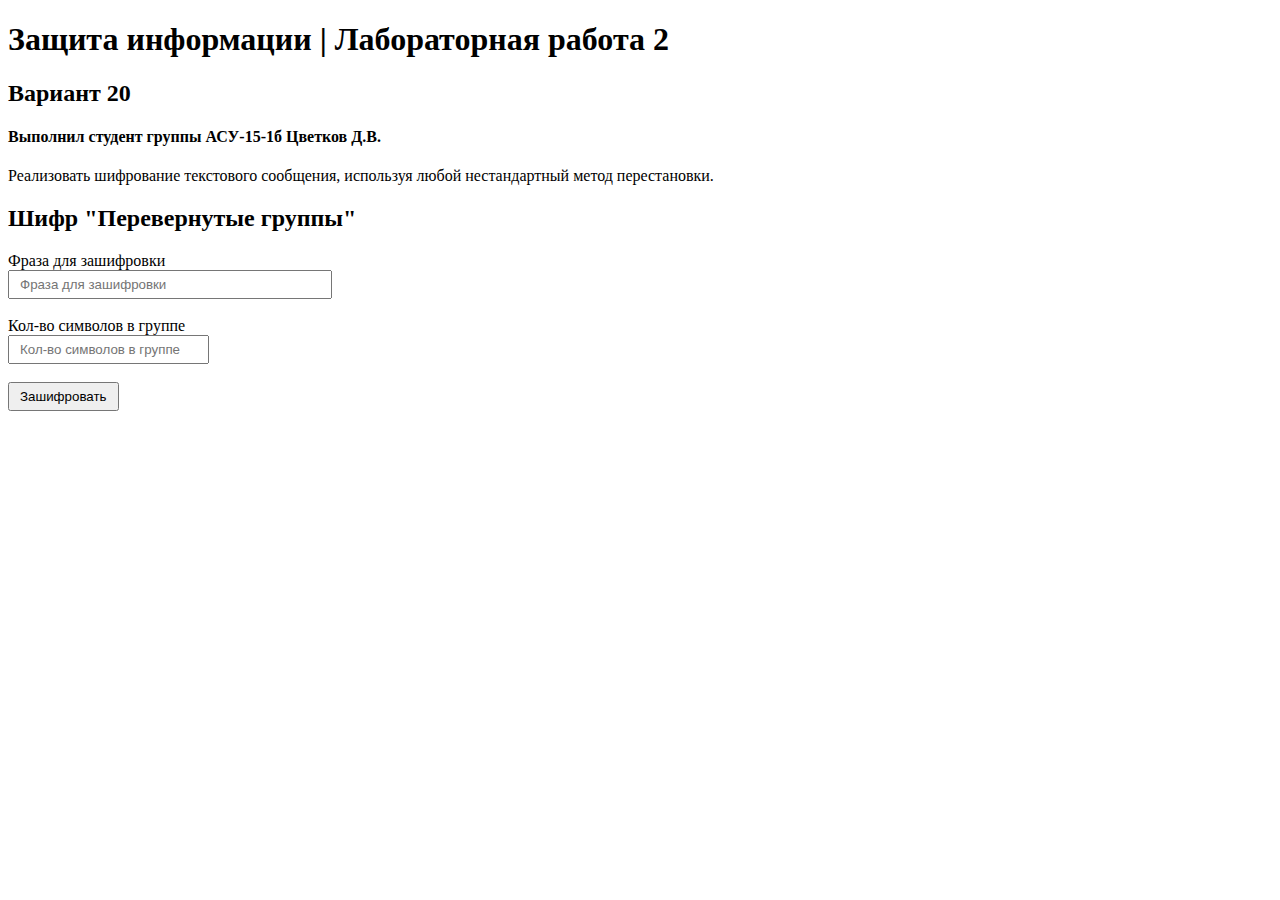
<file: study/Защита информации/Лабораторная работа 2/index.html>
<!DOCTYPE html>
<html lang="ru">
<head>
	<meta charset="UTF-8">
	<link rel="stylesheet" href="css/main.css">
	<title>Защита информации | Лабораторная работа 2</title>
</head>
<body>
	<h1>Защита информации | Лабораторная работа 2</h1>
	<h2>Вариант 20</h2>
	<h4>Выполнил студент группы АСУ-15-1б  Цветков Д.В.</h4>
	<p>
		Реализовать шифрование текстового сообщения, используя любой нестандартный метод перестановки.
	</p>
	<h2>Шифр "Перевернутые группы"</h2>
	<form action="#" id="form-data">
		<div>
			Фраза для зашифровки<br><input type="text" placeholder="Фраза для зашифровки" id="data">
		</div><br>
		<div>
			Кол-во символов в группе<br><input type="number" placeholder="Кол-во символов в группе" min='1' id="count-symbols">
		</div>
		<br><input type="submit" value="Зашифровать">
	</form>
	<h2 id="result"></h2>
	<script src="https://ajax.googleapis.com/ajax/libs/jquery/3.3.1/jquery.min.js"></script>
	<script type="text/javascript">
		$(function(){

			function getRandomInt(min, max) {
			  return Math.floor(Math.random() * (max - min)) + min;
			}

			function isPrime(value) {
				var i, max;

				if (!value) {
				return 'Введите число';
				}

				if (value < 2 || value % 2 === 0 && value !== 2) {
				return false;
				}

				max = Math.round(Math.sqrt(value)) + 1;

				for (i = 3; i < max; i += 2) {
				if (value % i === 0) {
				return false;
				}
				}

				return true;
			}

			var k = 15;
			var simpleNumber = BigInt(getRandomInt(10000000000000000000, 100000000000000000000));
			//var simpleNumber = getRandomInt(1000000, 10000000);

			// тест Миллера — Рабина на простоту числа
			// производится k раундов проверки числа n на простоту
			function MillerRabinTest(n, k)
			{
			    // если n == 2 или n == 3 - эти числа простые, возвращаем true
			    if (n == 2 || n == 3)
			        return true;
			 
			    // если n < 2 или n четное - возвращаем false
			    if (n < 2 || n % 2 == 0)
			        return false;
			 
			    // представим n − 1 в виде (2^s)·t, где t нечётно, это можно сделать последовательным делением n - 1 на 2
			    var t = n - 1;
			 
			    s = 0;
			 
			    while (t % 2 == 0)
			    {
			        t /= 2;
			        s += 1;
			    }
			 
			    // повторить k раз
			    for (var i = 0; i < k; i++)
			    {
			        // выберем случайное целое число a в отрезке [2, n − 2]
			        //RNGCryptoServiceProvider rng = new RNGCryptoServiceProvider();
			 		var a = getRandomInt(2, n-2);
			 		// var _a = [];
			   //      _a = new byte[n.ToByteArray().LongLength];
			 
			   //      var a;
			 
			   //      do
			   //      {
			   //          rng.GetBytes(_a);
			   //          a = new BigInteger(_a);
			   //      }
			   //      while (a < 2 || a >= n - 2);
			 
			        // x ← a^t mod n, вычислим с помощью возведения в степень по модулю

			        x = Math.pow(a, t) % n;
			 
			        // если x == 1 или x == n − 1, то перейти на следующую итерацию цикла
			        if (x == 1 || x == n - 1)
			            continue;
			 
			        // повторить s − 1 раз
			        for (r = 1; r < s; r++)
			        {
			            // x ← x^2 mod n
			            x = Math.pow(x, 2) % n;
			 
			            // если x == 1, то вернуть "составное"
			            if (x == 1)
			                return false;
			 
			            // если x == n − 1, то перейти на следующую итерацию внешнего цикла
			            if (x == n - 1)
			                break;
			        }
			 
			        if (x != n - 1)
			            return false;
			    }
			 
			    // вернуть "вероятно простое"
			    return true;
			}
			//simpleNumber = getRandomInt(10000000000000000000, 100000000000000000000);
			while(MillerRabinTest(simpleNumber, k) == false && simpleNumber < 100000000000000000000){
				simpleNumber = simpleNumber+1;
			}
			console.log("Число:", simpleNumber, "Простое:", MillerRabinTest(simpleNumber, k))
  		});  
	</script>
</body>
</html>
</file>
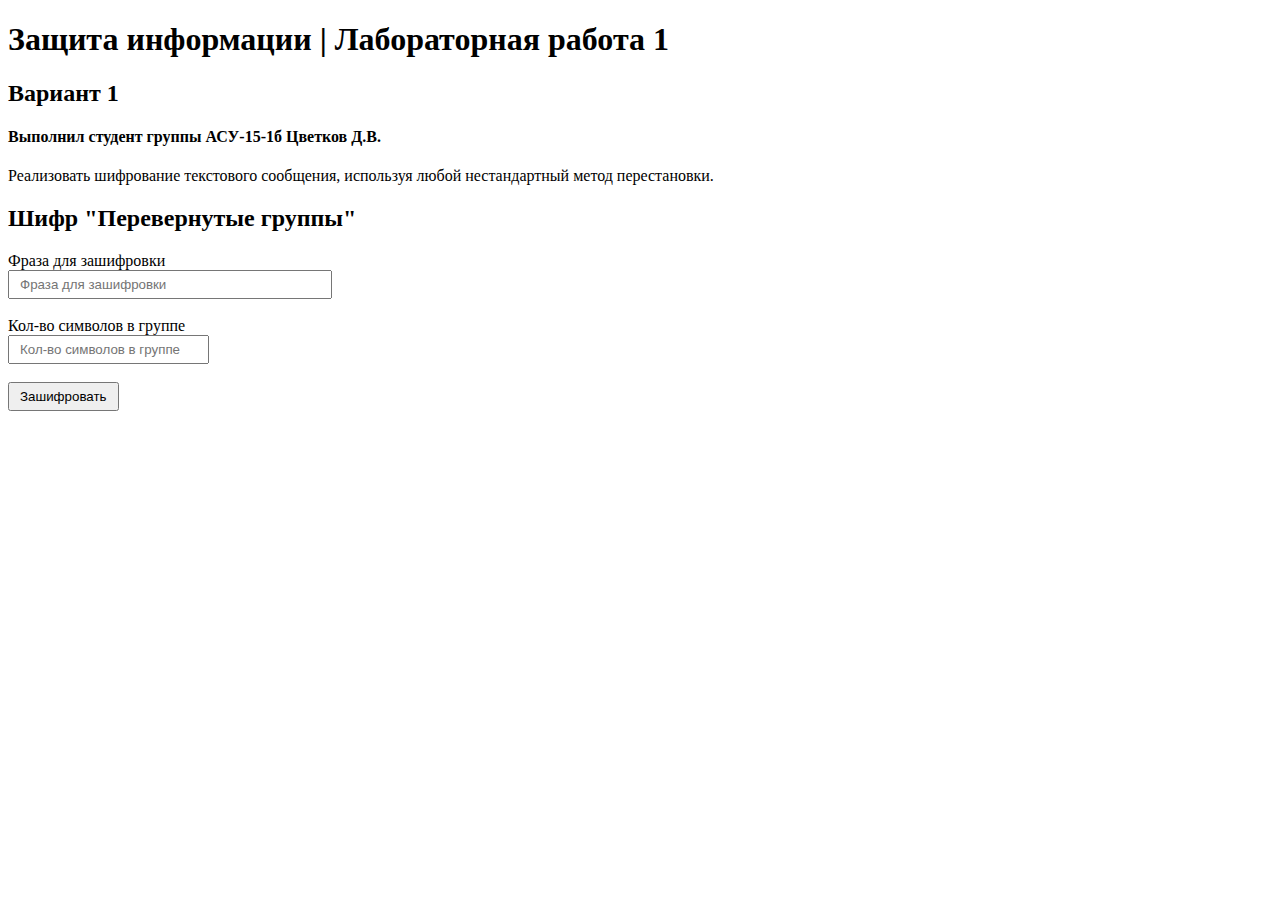
<file: study/Защита информации/Лабораторная работа 1/lab_1/index.html>
<!DOCTYPE html>
<html lang="ru">
<head>
	<meta charset="UTF-8">
	<link rel="stylesheet" href="css/main.css">
	<title>Защита информации | Лабораторная работа 1</title>
</head>
<body>
	<h1>Защита информации | Лабораторная работа 1</h1>
	<h2>Вариант 1</h2>
	<h4>Выполнил студент группы АСУ-15-1б  Цветков Д.В.</h4>
	<p>
		Реализовать шифрование текстового сообщения, используя любой нестандартный метод перестановки.
	</p>
	<h2>Шифр "Перевернутые группы"</h2>
	<form action="#" id="form-data">
		<div>
			Фраза для зашифровки<br><input type="text" placeholder="Фраза для зашифровки" id="data">
		</div><br>
		<div>
			Кол-во символов в группе<br><input type="number" placeholder="Кол-во символов в группе" min='1' id="count-symbols">
		</div>
		<br><input type="submit" value="Зашифровать">
	</form>
	<h2 id="result"></h2>
	<script src="https://ajax.googleapis.com/ajax/libs/jquery/3.3.1/jquery.min.js"></script>
	<script type="text/javascript">
		$(function(){

			function reverse(s){
    			return s.split("").reverse().join("");
			}

			function shareToGroups(text,param){
				var reg = new RegExp('(.{1,'+param+'})', 'gim');
				return text.match(reg);
			}

			$('#form-data>input[type=submit]').click(function(e){
				e.preventDefault();
				var text = $('#data').val().replace(/\s+/g, '');
				var count_symbols = $('#count-symbols').val();

				arr = shareToGroups(text, count_symbols) || '';
   				for(var i=0; i < arr.length; i++){
   					arr[i]=reverse(arr[i]);
   				}
   				var result = arr.join('');
   				$('#result').text('Результат: '+result);
			});
  		});  
	</script>
</body>
</html>
</file>
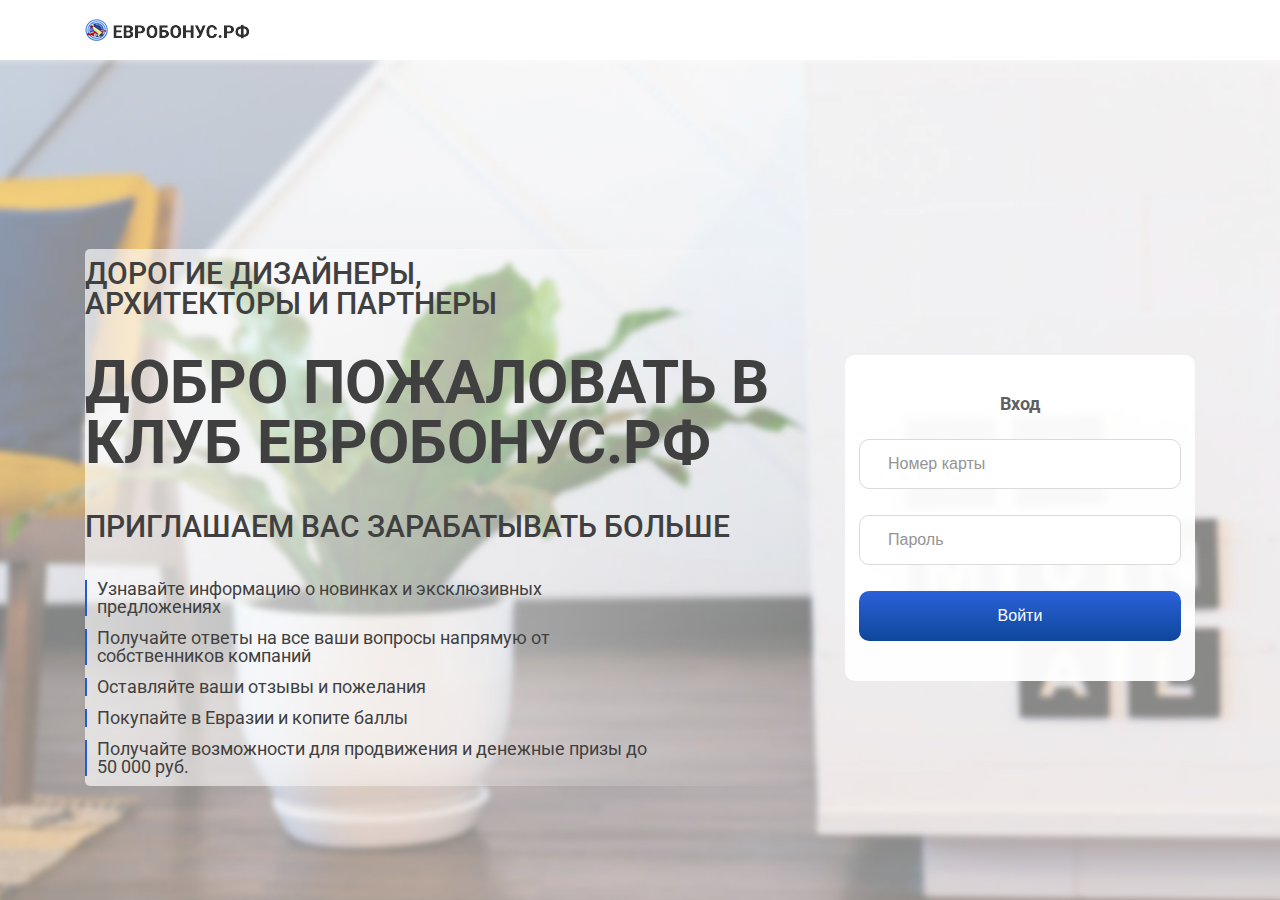
<file: eurasia/login.html>
<!DOCTYPE html>
<html lang="ru">
<head>
	<meta charset="UTF-8">
	<title>Евразия</title>
	<meta name="viewport" content="width=device-width, initial-scale=1">
	<link rel="stylesheet" href="css/reset.css">
	<link rel="stylesheet" href="css/bootstrap-grid.min.css">
	<link rel="stylesheet" href="css/login.css">
	<link href="https://fonts.googleapis.com/css?family=Roboto:400,400i,500,500i,700,700i&amp;subset=cyrillic" rel="stylesheet">
</head>
<body>
	<header class="header">
		<div class="container">
			<div class="row align-items-center">
				<div class="col-2">
					<div class="logotype">
						<img src="img/logotype.png" alt="Евробонус.рф">
					</div>
				</div>
			</div>
		</div>
	</header>
	<section class="main">
		<div class="container">
			<div class="row align-items-center">
				<div class="col-xl-8 col-md-6">
					<div class="site-description">
						<h2 class="small-title-h2">Дорогие дизайнеры, архитекторы и партнеры</h2>
						<h1>Добро пожаловать в клуб Евробонус.рф</h1>
						<h2>Приглашаем вас зарабатывать больше</h2>
						<ul class="features">
							<li>Узнавайте информацию о новинках и эксклюзивных предложениях</li>
							<li>Получайте ответы на все ваши вопросы напрямую от собственников компаний</li>
							<li>Оставляйте ваши отзывы и пожелания</li>
							<li>Покупайте в Евразии и копите баллы</li>
							<li>Получайте возможности для продвижения и денежные призы до 50 000 руб.</li>
						</ul>
					</div>
				</div>
				<div class="col-xl-4 col-md-6">
					<form action="#" class="sign-in">
						<div class="form-title">Вход</div>
						<input type="text" placeholder="Номер карты" required>
						<input type="password" placeholder="Пароль" required>
						<input class="sign-in-btn blue-gradient" type="submit" value="Войти">
					</form>
				</div>
			</div>
		</div>
	</section>
</body>
</html>
</file>
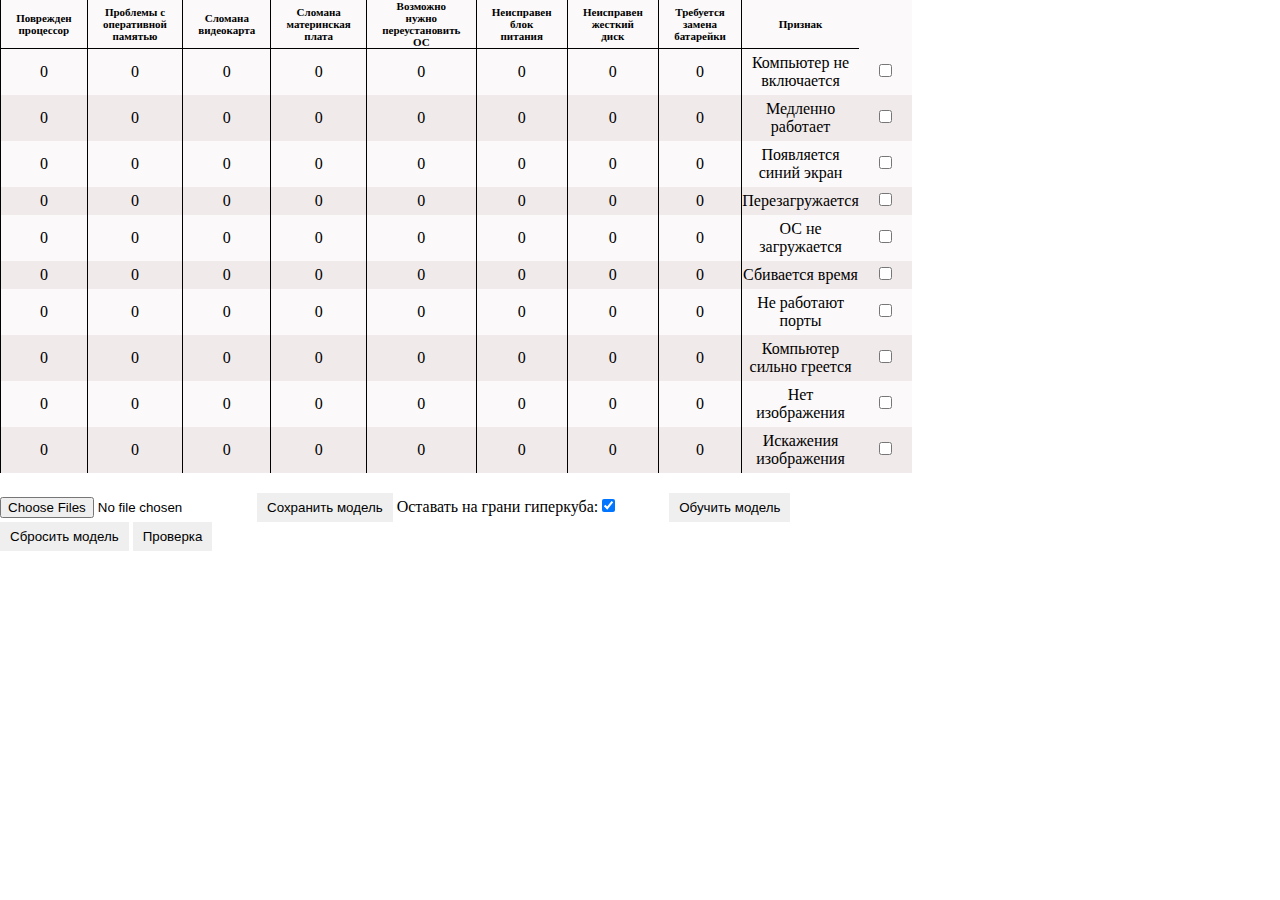
<file: ExpertSystem/index3.html>
<!DOCTYPE html>
<html lang="ru">
<head>
	<meta charset="UTF-8">
	<title>Экспертная система</title>
	<link rel="stylesheet" href="css/main.css">
</head>
<body>

<div class="program">
	<table class="table">
	  <thead class="thead-dark">
	    <tr>
	    </tr>
	  </thead>
	  <tbody>
	    <tr>
	    </tr>
	  </tbody>
	</table>

	<div class="element-control">
		<input type="file" value="Загрузить модель" multiple>
		<button id="btn-save-model">Сохранить модель</button>
		<div class="input-cyber-cybe">
			<label for="cyber-cube">Оставать на грани гиперкуба: </label>
			<input type="checkbox" id='cyber-cube' checked>
		</div>
		<button id="btn-learn-model">Обучить модель</button>
		<button id="btn-clean-model">Сбросить модель</button>
		<button id="btn-check-model">Проверка</button>
	</div>
	
</div>

<script src="js/jquery-3.3.1.min.js"></script>
	<script>
		
		function checkboxToPropsArray(table){
			var result = [];

			$(table+' tbody tr input[type=checkbox]').each(function(index, element){
				$(element).prop('checked') ? result[index] = 1: result[index] = 0;
			});

			return result;
		}

		var objects = {
			'props': [
				'Компьютер не включается',
				'Медленно работает',
				'Появляется синий экран',
				'Перезагружается',
				'ОС не загружается',
				'Сбивается время',
				'Не работают порты ',
				'Компьютер сильно греется',
				'Нет изображения',
				'Искажения изображения',
				],
			'0':
				{
					'name': 'Поврежден процессор',
					'props': [1,0,0,1,1,0,0,1,0,0]
				},
			'1':
				{
					'name': 'Проблемы с оперативной памятью',
					'props': [1,0,1,1,0,0,0,0,0,0]
				},
			'2':
				{	
					'name': 'Сломана видеокарта',
					'props': [0,0,0,0,0,0,0,0,1,1]
				},
			'3':
				{
					'name': 'Сломана материнская плата',
					'props': [1,0,0,1,1,0,1,0,0,0]
				},
			'4':
				{
					'name': 'Возможно нужно переустановить ОС',
					'props': [0,1,0,0,0,0,0,0,0,0]
				},
			'5':
				{
					'name': 'Неисправен блок питания',
					'props': [1,0,0,1,0,0,0,0,0,0]
				},
			'6':
				{
					'name': 'Неисправен жесткий диск',
					'props': [0,1,1,0,1,0,0,0,0,0]
				},
			'7':
				{
					'name': 'Требуется замена батарейки',
					'props': [0,0,0,1,0,1,0,0,0,0]
				}
		}

		var countObjects = Object.keys(objects).length - 1;
		var countProps = objects.props.length;

		// var initialModel = [
		//   [0, 0, 0, 0, 0, 0, 0, 0],
		//   [0, 0, 0, 0, 0, 0, 0, 0],
		//   [0, 0, 0, 0, 0, 0, 0, 0],
		//   [0, 0, 0, 0, 0, 0, 0, 0],
		//   [0, 0, 0, 0, 0, 0, 0, 0],
		//   [0, 0, 0, 0, 0, 0, 0, 0],
		//   [0, 0, 0, 0, 0, 0, 0, 0],
		//   [0, 0, 0, 0, 0, 0, 0, 0],
		//   [0, 0, 0, 0, 0, 0, 0, 0],
		//   [0, 0, 0, 0, 0, 0, 0, 0]
		// ];

		var initialModel = [];
		for(var i=0; i<countProps;i++){
			initialModel[i]=[];
			for (var j = 0; j < countObjects; j++) {
				initialModel[i][j] = 0;
			}
		}

		class ExpertModel{
			constructor(matrix, cyber_cube) {
				this.matrix = matrix;
				this.cyber_cube = cyber_cube;
			}

			getNameObject(object){
				var count = Object.keys(objects).length;
				for(var i=0; i < count; i++) {
				    if(objects[i] == object) {
				      return i;
				    }
				}
			}

			get count_object(){
				return Object.keys(objects).length-1;
			} 

			get count_prop(){
				return this.matrix.length;
			}

			cleanModel(){
				for(var i=0; i < this.count_prop; i++){
					for(var j=0; j < this.count_object; j++){
						this.matrix[i][j]=0;
					}
				}
			}

			learnNewObject(object){
				var newMatrix = this.matrix;
				
				for(var i=0; i < this.count_prop; i++){
					for(var j=0; j < this.count_object; j++){
						if(j==this.getNameObject(object)){
							newMatrix[i][j] += object.props[i];
						}
						else{
							newMatrix[i][j] -= object.props[i];
						}
					}
				}

				this.matrix = newMatrix;

				if(this.cyber_cube == true){
					this.returnOnBrinkCybercube();
				}
				
			}

			showModel(){
				console.log(this.matrix);
			}

			showModelTable(table){
				$(table+' thead tr th').detach();
				$(table+' tbody tr').detach();
				for(var i=0; i<this.count_object; i++){
					$(table+' thead tr').append( "<th scope='col'>"+objects[i].name+"</th>");

				}
				for(var i=0;i<this.count_prop; i++){
					$(table+' tbody').append("<tr></tr>");
					for(var j=0;j<this.count_object; j++){
						$(table+' tbody tr:nth-child('+(i+1)+')').append("<td>"+this.matrix[i][j]+"</td>");
					}
				}

				$(table+' thead tr').append( "<th scope='col'>Признак</th>");
				for(var i=0; i < this.count_prop; i++){
					$(table+' tbody tr:nth-child('+(i+1)+')').append("<td>"+objects.props[i]+"</td>");
				}

				//$(table+' thead tr').append( "<th scope='col'>Признак</th>");
				for(var i=0; i < this.count_prop; i++){
					$(table+' tbody tr:nth-child('+(i+1)+')').append("<td><input type='checkbox' data-prop='"+i+"'></td>");
				}
				
			}

			returnOnBrinkCybercube(){
				for(var i=0; i < this.count_prop; i++){
					for(var j=0; j < this.count_object; j++){
						if(this.matrix[i][j] < -1){
							this.matrix[i][j] = -1;
						}
						else if(this.matrix[i][j] > 1){
							this.matrix[i][j] = 1;
						}
					}
				}
			}

			specifyObject(props){
				var demons = [];

				for(var i = 0; i < this.count_object; i++){
					demons[i]=0;
					for(var j=0; j < this.count_prop; j++){
						demons[i] += props[j]*this.matrix[j][i];
					}
				}
				
				var maxElem = Math.max.apply(null, demons);
				console.log(demons);
				//console.log('Максимальный демон: '+maxElem);
				return demons.indexOf(maxElem);

			}
		}

		
		//model.showModelTable('.table');
		let model = new ExpertModel(initialModel, $('#cyber-cube').prop('checked'));
		model.showModelTable('.table');
		// $('#cyber-cube').on('change', function(){
		// 	let model = new ExpertModel(initialModel, $('#cyber-cube').prop('checked'));
		// });
		
		$('#btn-learn-model').on('click', function(){
			model.cyber_cube = $('#cyber-cube').prop('checked');
			for(var i=0; i < model.count_object; i++){
				model.learnNewObject(objects[i]);
			}
			model.showModelTable('.table');
		});

		$('#btn-clean-model').on('click', function(){
			model.cleanModel();
			model.showModelTable('.table');
		});
		
		$('#btn-check-model').on('click', function(){
			var elem = model.specifyObject(checkboxToPropsArray('.table'));
			alert("Скорее всего это: "+objects[elem].name+"\n\n");
		});
		
		$('#btn-save-model').on('click', function() {
		    
		    var data = JSON.stringify(objects);

		    var blob = new Blob( [ data ], {
		        type: 'application/octet-stream'
		    });
		    
		    url = URL.createObjectURL( blob );
		    var link = document.createElement('a');
		    link.setAttribute( 'href', url );
		    link.setAttribute( 'download', 'expert_model.json' );
		    
		    var event = document.createEvent( 'MouseEvents' );
		    event.initMouseEvent( 'click', true, true, window, 1, 0, 0, 0, 0, false, false, false, false, 0, null);
		    link.dispatchEvent(event);
		});
		

		

		// $('button').click(function(){
		// 	checkboxToPropsArray('.table');
		// });

	</script>
</body>
</html>
</file>
<file: cheaptaxi/css/main.css>
*{
	margin: 0;
	padding: 0;
	box-sizing: border-box;
}
body{
	font-family: 'Roboto', sans-serif;
	font-size: 14px;
	overflow-x: hidden;
	min-width: 320px;
}

a{
	color: #000;
	text-decoration: none;
}

h1{
	font-size: 60px;
	width: 990px;
	margin: 0 auto;
}
h2{
	font-size: 28px;
	font-weight: 700;
	margin-bottom:88px;
	text-align: center;
	color:#4b4949;
	text-transform: uppercase;
}
h4{
	text-align: center;
	font-size: 16px;
	font-weight: 700;
	color:#4b4949;
	width: 270px;
	margin: 0 auto;
}
.clearfix:after, .container:after{
	display: block;
	content:"";
	clear:both;
}

.container{
	width:1200px;
	margin: 0 auto;
	padding: 0 15px;
	outline: 0px solid blue;
	min-width: 320px;
}

.header{
	outline: 0px solid #cc0000;
}

.logo{
	margin: 9px 0 4px 0;
	float:left;

}
.nav{
	list-style: none;
	float:right;
	line-height: 84px;
	font-size: 16px;
	font-weight: 700;
	margin-right: 8px;
}

.nav li{
	display: inline-block;
	margin:0 0 0 30px;
}

.hero{
	background: url("../img/bg_hero.jpg");
	min-height:calc(100vh - 84px);
	width: 100%;
	background-size: cover;
	color: #fafafa;
	text-align: center;
	background-position: center center;
	padding:223px 0 50px 0;
}

.hero a{
	color: #fafafa;
}

.hero-content{
	padding: 223px 0 50px 0;
	width: 990px;
	margin: 0 auto;
}

.hero .active-users{
	font-size: 24px;
	font-weight: 700;
	margin: 69px auto 89px;
	width: 100%;
}

.button-search-trip{
	margin: 0 auto;
	display: inline-block;
	padding: 23px 55px;
	font-size: 24px;
	font-weight: 700;
	background-color: #73D887;
	border-radius: 30px;
	background: linear-gradient(to top, rgba(30, 174, 145, 0.45), rgba(247, 237, 84, 0.45)), #14cf8b;
	transition: all .2s;
	
}
.button-search-trip:hover{
	background-color: #13D980;
}
.features{
	padding: 87px 0;
	text-align: center;
}

.features-list{
	list-style: none;
	margin: 0 auto;
}
.features-list li{
	float: left;
	width: 360px;
	text-align: center;
	margin: 0 15px;
}

.features-list li img.feature-icon{
	
	height: 80px;
	margin-bottom: 29px;
}
.features-list li .feature-description{
	width: 270px;
	margin: 20px auto;
	font-weight: 400;
}

@media screen and (max-width: 1366px){
	.hero{
		padding:120px 0 50px 0;
}	
}

@media screen and (max-width: 1199px){
	.container{
		width: 100%;
	}
	/* h1{
		font-size: 48px;
		width: 800px;
		margin: 0 auto;
	} */
	.features-list li{
		float: left;
		width: 30%;
		text-align: center;
	}
}
@media screen and (max-width: 990px){

	h1{
		width: 100%;
		font-size: 48px;
	}
	.features-list li{
		margin: 0 auto 40px;
		display: block;
		text-align: center;
		width: 100%;
		
	}
	
	
	.features-list li .feature-description{
		padding: 0 20px;
		margin: 20px auto;
		font-weight: 400;
		width: 100%;
		max-width: 575px;
	}
}

@media screen and (max-width: 427px){
	.header{
		text-align: center;
	}
	.logo{
		margin-top: 30px;
		float: none;
	}
	.nav{
		float: none;
		font-size: 16px;
		font-weight: 700;
		text-align: center;
		margin: 0;
	}

	.nav li{
		display: inline-block;
		margin: 0;
	}
	.nav li:nth-child(1){
		margin-right: 30px;
	}
}

@media screen and (max-width: 380px){
	.hero{
		padding:150px 0 50px 0;
	}

	h1{
		font-size: 38px;
		width: 100%;
		margin: 0 auto;
	} 
	h2{
		font-size: 24px;
	}
	}
</file>
<file: cheaptaxi/css/modal-window.css>
.modal-window{
	position: absolute;
	top:50px;
	left:50%;
	transform: translateX(-50%);
	padding: 35px 133px 31px 133px;
	background-color: #fff;
	border-radius: 15px;
	text-align: center;
	box-shadow: 0 0 30px rgba(0,0,0,0.5);
	max-width: 755px;
	display: none;
}

.modal-window .switch{
	list-style: none;
	font-size: 0;
}
.modal-window .switch li{
	display: inline-block;
	font-size: 16px;
	width: 164px;
	height: 31px;
	line-height: 31px;
	text-align: center;
	color:#333;
	font-size: 14px;
	background-color: #f9f9f9;
}

.modal-window .switch li:hover{
	cursor: pointer;
}

.modal-window .switch li:first-child{
	border-top-left-radius: 15px;
	border-bottom-left-radius: 15px;
}
.modal-window .switch li:last-child{
	border-top-right-radius: 15px;
	border-bottom-right-radius: 15px;
}
.modal-window .switch li.active-switch{
	background-color: #46ce81;
	color:#fff;
}
.form-registration{
	margin-top:74px;
	font-size: 0px;
	display:none;
}

.form-registration input{
	width: 392px;
	padding: 16px 0 14px 43px;
	border-radius: 5px;
	border: 1px solid #686868;
	outline: none;
	margin-bottom: 28px;

}
.form-registration input.small-input{
	width: 182px;
	display: inline-block;

}
input.small-input:nth-child(2){
	margin-left: 28px;
}

.form-registration .form-button{
	border-radius: 15px;
	color:#fff;
	display: block;
	padding: 21px 48px 19px;
	border:none;
	outline: none;
	background: linear-gradient(to top, rgba(30, 174, 145, 0.45), rgba(247, 237, 84, 0.45)), #14cf8b;
	font-weight: 700;
	margin: 0 auto;
	transition: background .2s;
}

.form-registration .form-button:hover{
	background: linear-gradient(to top, rgba(30, 174, 145, 0.45), rgba(247, 237, 84, 0.45)), #11B376;
	cursor: pointer;
}

.show{
	display: block; 
}
</file>
<file: eurasia/css/main.css>
html{
	font-size: 10px;
}

body{
	font-family: 'Roboto', sans-serif;
	min-width: 320px;
}
a{
	color:#333;
	text-decoration: none;
}

h1{
	font-size: 3.6rem;
	font-weight: 700;
	text-transform: uppercase;
	margin-top: 27px;
	color:#404040;
}

h2{
	font-size: 2.4rem;
	font-weight: 500;
	max-width: 370px;
	text-transform: uppercase;
	color:#404040;
}
h2.small-title-h2{
	max-width: 470px;
}

.blue-gradient{
	background: -webkit-linear-gradient(bottom, #0e479c, #2b61d9);
	background: -o-linear-gradient(bottom, #0e479c, #2b61d9);
	background: linear-gradient(to top, #0e479c, #2b61d9);
	position: relative;
	z-index: 1;
	overflow: hidden;
	transition: background-color .5s;
}
.blue-gradient:after{
	content: "";
	position: absolute;
	z-index: -1;
	width: 100%;
	height: 100%;
	top:0;
	left:0;
	background: -webkit-linear-gradient(bottom, #0C387C, #2351BC);
	background: -o-linear-gradient(bottom, #0C387C, #2351BC);
	background: linear-gradient(to top, #0C387C, #2351BC);
	opacity: 0;
	transition: .2s;
}
.blue-gradient:hover:after{
	opacity: 1;
}
.blue-gradient:hover {
	cursor: pointer;
}



.header{
	width: 100%;
	height: 60px;	
}

.header .logotype{
	height: 60px;
	position: relative;
}

.header .logotype img{
	position: absolute;
	top:50%;
	transform: translateY(-50%);
}

.user-info{
	display: flex;
	justify-content: flex-end;
	align-items: center;
	color:#333;
}

.user-info>.login-card-number{
	font-size: 1.6rem;
	font-weight: 700;
}
.user-info>.points-count{
	padding:8px 15px 6px;
	border-radius: 5px;
	border: 1px solid #333;
	font-size: 1.4rem;
	font-weight: 700;
	margin: 0 32px;
}
.user-info>.exit-link{
	font-size: 1.6rem;
	font-weight: 400;
}
.user-info>.exit-link:hover{
	text-decoration: underline;
}
.user-info>.exit-link>i.fas{
	font-size: 1.6rem;
	margin-right: 4px;
}


.hero{
	height: 558px;
	background:url("../img/hero-bg.jpg") no-repeat center center;
	background-size: cover;
	position: relative;
}
.hero:after{
	content: "";
	position: absolute;
	background: url("../img/hero-woman.png") no-repeat center center;
	bottom:0;
	right:20%;
	width: 486px;
	height: 516px;
	background-size: contain;
	z-index: 1;

}

.hero-description{
	padding-top:116px;
	z-index: 5;
}

.show-nav{
	position: fixed;
	top:-55px;
	width: 100%;
	height: 55px;
	z-index: 160;
	background-color: rgba(255,255,255,1);
	line-height: 55px;
	color:#333;
	font-size: 14px;
	font-weight: 500;
	visibility: hidden;
	opacity: 0;
	z-index: 155;
	transition: all .2s;
}
.show-nav.show{
	visibility: visible;
	opacity: 1;
	top:0;
}
.show-nav-btn .burger-icon{
	font-size: 24px;
	position: relative;
	/*bottom:-4px;*/
	margin: 0 13px 0 0px;
	vertical-align: middle;
}

.position-fixed{
	position: fixed;
	width: 100%;
	top:-100%;
	z-index: 150;
	visibility: hidden;
	opacity: 0;
	transition: .5s ease-in-out;
}

.position-fixed.show{
	visibility: visible;
	opacity: 1;
	top:54px;
}

.nav{
	display: flex;
	justify-content: start;
	flex-wrap: wrap;
	min-width: 340px;
}

.nav>li{
	width: 157px;
	height: 65px;
	text-align: center;
	margin: 0.5px;
	position: relative;
	font-size: 1.2rem;
	font-weight: 700;
	text-transform: uppercase;
	/*background-image: -moz-linear-gradient( 90deg, rgb(14,71,156) 0%, rgb(43,97,217) 100%);
	background-image: -webkit-linear-gradient( 90deg, rgb(14,71,156) 0%, rgb(43,97,217) 100%);
	background-image: -ms-linear-gradient( 90deg, rgb(14,71,156) 0%, rgb(43,97,217) 100%);*/

}

.category-link{
	color:#fff;
	position: absolute;
	top:50%;
	left:50%;
	transform: translate(-50%,-50%);
	color:#fff;
	text-decoration: none;
	width: 100%;
	padding: 18px 4px;
	overflow: hidden;
}

.category{
	padding:75px 0 10px;
}
section:first-child{
	background-color: #cc0000;
	padding-top:140px;
}

.category h3.category-title{
	color:#333333;
	font-size: 2.4rem;
	text-align: center;
	font-weight: 700;
	text-transform: uppercase;
	margin-bottom: 55px;
}

.company-list>li{
	width: 100%;
	box-shadow: 0px 5px 8.82px 0.18px rgba(0, 0, 0, 0.02);
	margin-bottom: 25px;
	position: relative;
}

.company-description{
	position: relative;
/*	outline: 1px solid blue;*/
}

.company-header{
	background-color: rgba(255,255,255,.93);
	display: flex;
	align-items: center;
	justify-content: center;
	position: absolute;
	top:0;
	width: 100%;
	height: 64px;
}
.company-logo{

	position: absolute;
	left:23px;
	max-height: 30px;
}
.company-header > .company-name{
	font-size: 1.8rem;
	font-weight: 700;
	text-transform: uppercase;
	color:#313131;
}

.company-banner{
	width: 100%;
	background-size: cover;
	background-position: center center;

}

.company-title{
	color:#fff;
	font-size: 2.4rem;
	font-weight: 700;
	position: absolute;
	top:50%;
	left:50%;
	transform: translate(-50%,-50%);
	text-shadow: 0px 0px 12px rgba(0, 0, 0, 0.73);
}

.company-condition-btn{
	color:#fff;
	font-size: 1.4rem;
	font-weight: 500;
	width: 320px;
	height: 50px;
	line-height: 50px;
	border-radius: 5px;
	display: inline-block;
	text-align: center;
	position: absolute;
	bottom:18px;
	left:50%;
	transform: translateX(-50%);
}

.company-reviews h4{
	font-size: 1.8rem;
	font-weight: 500;
	color: #313131;
	text-align: center;
	line-height: 50px;
}

.review{
	background-color: #fdfdfd;
	border-radius: 5px;
	width: calc(100% - 74px);
	height: 280px;
	margin: 8px auto;
	padding-left: 27px;
	position: relative;
}
.arrow-back, .arrow-next{
	display: inline-block;
	position: absolute;
	top:50%;
	transform: translateY(-50%);
	width: 37px;
	height: 37px;
	line-height: 40px;
	background-color: #fdfdfd;
	border-radius: 50%;
	text-align: center;
}
.arrow-back{
	left:-37px;
}
.arrow-next{
	right:-37px;
}

.arrow-back .fa-angle-left, .arrow-next .fa-angle-right{
	font-size: 1.6rem;

}
.user-review-info{
	display: flex;
	justify-content: flex-start;
	align-items: center;
}

.user-card-number{
	color:#333333;
	font-size: 1.6rem;
	font-weight: 500;
}

.review-date{
	color:#aaa6a6;
	font-size: 1.2rem;
	font-weight: 500;
	margin-top:8px;
	display: inline-block;
}
.user-picture{
	width: 65px;
	height: 65px;
	border-radius: 50%;
	background-color: #f2f2f2;
	text-align: center;
	color:#cfcdcd;
	font-size: 2.4rem;
	line-height: 65px;
	margin: 10px 17px 24px 0;
}

.review-title{
	font-weight: 700;
	font-size: 1.6rem;
	color:#333333;
	font-style: italic;
}

.review-text{
	font-size: 1.4rem;
	color:#333;
	font-weight: 500;
	margin-top:15px;
	max-width: 90%;
	max-height: 140px;
	overflow-y:scroll;
	-ms-overflow-style: none;
	overflow: -moz-scrollbars-none;
}
.review-text::-webkit-scrollbar { width: 0; }

.write-review-btn{
	color:#fff;
	font-size: 1.4rem;
	font-weight: 400;
	width: 183px;
	height: 40px;
	line-height: 40px;
	display: block;
	text-align: center;
	border-radius: 10px;
	position: absolute;
	bottom: 18px;
	left: 52px;
}

.write-review-btn .fa-edit{
	font-size: 1.2rem;
	margin-right: 9px;
	position: relative;
	top:-1.5px;

}


.conditions{
	width: 100%;
	min-height: 485px;
	box-shadow: 0px 11px 24.84px 2.16px rgba(0, 0, 0, 0.35);
	position: absolute;
	z-index: 100;
	top:0;
	background-color: #fff;
	overflow: hidden;
	opacity: 0;
	visibility: hidden;
	transition: all .2s;
}

.conditions.show{
	opacity: 1;
	visibility: visible;
}

.close-conditions{
	display: inline-block;
	position: absolute;
	top:18px;
	right: 18px;
	font-size: 1.6rem;
	color:#777777;
	
	z-index: 105;
}

a.close-conditions:hover{
	cursor: pointer;
	color:#000;
}
.conditions-info-company{
	background-color: #f6f6f6;
	min-height: 485px;
	padding:45px 100px;
	white-space: nowrap;
}

.condition-header{
	display: -webkit-flex;
	display: -moz-flex;
	display: -ms-flex;
	display: -o-flex;
	display: flex;
	align-items: center;
	justify-content: flex-start;
}

.condition-header h3{
	color:#313131;
	font-size: 1.8rem;
	font-weight: 700;
	text-transform: uppercase;
	align-self: flex-end;
}

.condition-header img{
	height: 27px;
	margin-right: 13px;
}

.contacts{
	display: inline-block;
	color:#313131;
	font-size: 1.6rem;
	font-weight: 700;
	margin:28px 0 25px 0;
}

.contacts-list{
	font-size: 1.6rem;
	font-weight: 500;
	color:#313131;
}

.contacts-list .contacts-icon{

	margin-right: 12px;
}
.contacts-list li{
	margin-bottom: 25px;
}
.contacts-list li a:hover{
	text-decoration: underline;
}
.conditions-description{
	padding-top: 55px;
}
.conditions-description h4{
	color:#313131;
	font-size: 1.6rem;
	font-weight: 700;
	border-bottom: 1px solid #313131;
	margin-bottom: 31px;
	display: inline-block;
}

.conditions-description p{
	max-width: 470px;
	line-height: 2.4rem;
	font-weight: 400;
	font-size: 1.4rem;
	color:#333333;
	text-transform: uppercase;
	z-index: 101;
	max-height: 360px;
	display: block;
	overflow-y: scroll;
	-ms-overflow-style: none;
	overflow: -moz-scrollbars-none;
}

.conditions-description p::-webkit-scrollbar { width: 0; }


@media screen and (max-width: 1199px){
	html{
		font-size: 8px;
	}

	.conditions{
		max-height:380px; 
		min-height:380px; 
	}

	.conditions-info-company{
		padding: 45px 50px;
	}

	.conditions-description p{
		max-width: 80%;
		max-height: 250px;
	}
	.condition-header h3{
		align-self: center;
	}
}

@media screen and (max-width: 991px){
	html{
		font-size: 7px;
	}
	.position-fixed{
		background-color: rgba(0,0,0,0.7);
		padding: 10px 0;
	}
}
@media screen and (max-width: 767px){
	.conditions{
		max-height:500px; 
		min-height:500px; 
	}
	.condition-header h3{
		margin-top:10px;
	}
	.contacts{
		display: block;
	}
	.conditions-info-company{
		max-height: 250px;
		min-height: 250px;
		padding: 20px 45px;
	}
	.conditions-description{
		margin-top:-20px;
		margin-left:45px;
	}
	.conditions-description p{
		max-width: 80%;
		max-height: 150px;
		margin-bottom: 20px;
	}
	.condition-header h3{
		align-self: center;
	}

}
@media screen and (max-width: 420px){
	.company-logo{
		width: 15%;
	}
	.company-condition-btn{
		width: 250px;
		height: 40px;
		line-height: 40px;
	}
}
</file>
<file: numaj/css/main.css>
/*---------------FONTS--------------*/
@font-face {
    font-family: 'Gotham Pro';
    src: url('../fonts/GothamPro-Black.woff') format('woff'),
         url('../fonts/GothamPro-Black.ttf') format('truetype');
    font-weight: 900;
    font-style: normal;
} 
@font-face {
    font-family: 'HelveticaNeue';
    src: url('../fonts/HelveticaNeue-Bold.woff') format('woff'),
    	 url('../fonts/HelveticaNeue-Bold.woff2') format('woff2'),
         url('../fonts/HelveticaNeue-Bold.ttf') format('truetype');
    font-weight: 700;
    font-style: normal;
} 
@font-face {
    font-family: 'HelveticaNeue';
    src: url('../fonts/HelveticaNeue-Medium.woff') format('woff'),
    	 url('../fonts/HelveticaNeue-Medium.woff2') format('woff2'),
         url('../fonts/HelveticaNeue-Medium.ttf') format('truetype');
    font-weight: 500;
    font-style: normal;
}
@font-face {
    font-family: 'Museo Sans';
    src: url('../fonts/MuseoSansCyrl-Black.woff') format('woff'),
         url('../fonts/MuseoSansCyrl-Black.ttf') format('truetype');
    font-weight: 900;
    font-style: normal;
}
@font-face {
    font-family: 'Museo Sans';
    src: url('../fonts/MuseoSansCyrl-Bold.woff') format('woff'),
    	 url('../fonts/MuseoSansCyrl-Bold.woff2') format('woff2'),
         url('../fonts/MuseoSansCyrl-Bold.ttf') format('truetype');
    font-weight: 700;
    font-style: normal;
}
@font-face {
    font-family: 'Museo Sans';
    src: url('../fonts/MuseoSansCyrl-Medium.woff') format('woff'),
    	 url('../fonts/MuseoSansCyrl-Medium.woff2') format('woff2'),
         url('../fonts/MuseoSansCyrl-Medium.ttf') format('truetype');
    font-weight: 500;
    font-style: normal;
}


/*---------------FONTS--------------*/

*{
	box-sizing: border-box;
}
a{
	color:#000;
	text-decoration: none;
}
html{
	font-size: 10px;
	line-height: 10px;
}

body{
	font-family: 'Museo Sans';
	font-weight: 500;
}
h1{
	color:#fff;
	font-family: 'Gotham Pro';
	font-weight: 900;
	font-size: 3.2rem;
	line-height: 4.2rem;
	text-transform: uppercase;
}
h2{
	font-family: 'Gotham Pro';
	color:#2d466f;
	font-size: 3.2rem;
	line-height: 1.8rem;
	text-align: center;
	padding-top: 82px;
}

h3{
	font-family: 'Museo Sans';
	font-weight: 900;
	font-size: 2.4rem;
	line-height: 1.8rem;
	color:#2d466f;
}

h5{
	font-size: 1rem;
	font-weight: 700;
	line-height: 1.8rem;
	color:#fff;
}


.header{
	background: url('../img/main-bg.png') no-repeat center center, linear-gradient( 90deg, rgba(43,156,242,.9) 0%, rgba(45,70,111,.9) 100%);
	background-size: contain;
	padding-top:15px;
	padding-bottom: 250px;
	position: relative;
}

.bottom-bg-decoration .left{
	position: absolute;
	bottom:-2px;
	left: 0;
	background: url("../img/wave-bottom-left.png") no-repeat center bottom;
	width: 591px;
	height: 94px;
	background-size: contain;
}
.bottom-bg-decoration .right{
	position: absolute;
	bottom:-2px;
	right: 0;
	background: url("../img/wave-bottom-right.png") no-repeat center bottom;
	width: 598px;
	height: 94px;
	background-size: contain;
	
}
.header .support{
	font-family: 'Museo Sans'
	font-weight: 700;
	color:#fff;
	font-size: 1.4rem;
	line-height: 1.8rem;
	text-align: right;
}
.header .phone-number{
	color:#2b9cf2;
	font-size: 2.4rem;
	font-weight: 500;
	margin-left: 12px;
	display: inline-block;
}

.header .support-subtitle{
	font-size: 1rem;
	color:#fff;
	line-height: 1.8rem;
}


.header .site-title{
	text-align: center;
	margin-top:222px;
}

.header .site-title .subtitle{
	font-family: 'Museo Sans';
	font-weight: 500;
	font-size: 1.8rem;
	line-height: 1.8rem;
	color:#fff;
	margin:30px;
	display: inline-block;
}

.header .main-order-btn{
	text-align: center;
	background-color: #fadb1f;
	border-radius: 6px;
	display: block;
	height: 50px;
	line-height: 50px;
	font-family: 'Museo Sans';
	font-weight: 900;
	color:#2d466f;
	font-size: 1.8rem;
}

.features{
	padding-bottom: 114px;
}

.features h2{
	margin-bottom: 73px;
}

.features .features-list{
	list-style: none;

}
.features .features-list li{
	text-align: center;
}
.features .features-list li>img.feature-icon{
	width: 150px;
	margin-bottom: 32px;
}
.features .features-list li>p.feature-description{
	font-size: 1.8rem;
	font-family: 'Museo Sans';
	font-weight: 500;
	line-height: 2.6rem;
	color:#292929;
}

.who-need-it{
	background: #EDF5FF;
	
}

.who-need-it h2{
	text-align: left;
	margin: 0 0 29px 0;
	padding: 0;
}
.who-need-it p.description{
	font-size: 2.4rem;
	line-height: 3.8rem;
	font-family: 'Museo Sans';
	font-weight: 500;
	color:#292929;
	width: 543px;
}
.who-need-it img.icon-bg{
	width: 324px;
	margin: 56px auto;

	display: block;
}

.prices {
	padding-top:0;
	padding-bottom: 0;
	position: relative;
	z-index: 1;
}

.prices:after{
	content: "";
	background: #F6F9FF;
	width: 50%;
	position: absolute;
	right:0;
	top:0;
	z-index: -1;
	height: 100%;
}

.prices h2{
	position: absolute;
	transform: translateX(-50%);
	left:50%;
	z-index: 2;

}
.right-part, .left-part{
	width: 100%;
	padding-bottom: 48px;
	text-align: center;
}
section.prices .left-part{
	padding-top: 143px;
}
section.prices .right-part{
	background: #F6F9FF;
	padding-top: 173px;
}
.right-part h3{
	margin-bottom: 46px;
}
.prices .left-part .price{
	color:#009df5;
	margin:20px 0;
	font-weight: 900;
	font-size: 3.6rem;
	line-height: 1.8rem;
}

.prices .desc-list li{
	padding: 20px 0;
	border-top: 1px solid #E5E5E5;
	color:#666666;
	font-size: 1.8rem;
	line-height: 1.8rem;
	font-family: 'Museo Sans';
	font-weight: 500;
}

.reviews{
	background-color: #EDF5FF;
	padding-bottom: 78px;
}

.reviews h2{
	margin-bottom: 32px;
}

.reviews .reviews-description{
	font-family: 'Museo Sans';
	font-weight: 500;
	font-size: 1.8rem;
	line-height: 2.4rem;
	color:#666666;
	text-align: center;
	margin-bottom: 73px;
}
.review-slider{
	font-family: 'Museo Sans';
	position: relative;
}
.arrow-right-btn{
	display: block;
	background: url("../img/icons/right-arrow.svg") no-repeat;
	width: 50px;
	height: 50px;
	position: absolute;
	right: 0;
	top:30px;
	z-index: 5;

}
.review-slider li{
	position: relative;
	top: 0;
	background: url("../img/line.png") no-repeat center top -23%, #fff;
	background-size: auto;
	height: 305px;
	width: 100%;
	overflow: hidden;
	padding-top: 40px;
	border-radius: 3px;
	transition: all .2s;

}
.review-slider li:hover{
	box-shadow: 0px 0px 34px 0px rgba(45, 70, 111, 0.14);
	top:-20px;
}

.review-slider li .user-photo{
	
	border-radius: 50%;
	border: 5px solid #2E94ED;
	width: 85px;
	height: 85px;
	overflow: hidden;
	
	background-color: #EDF5FF;
	margin: 0 auto;


}
.review-slider li .user-photo img{
	background-size: auto;
	position:relative;
	left: 50%;
	top:50%;
	transform: translate(-50%, -50%);

}

.review-slider li .user-name{
	display: block;
	color:#2d466f;
	font-weight: 500;
	font-size: 1.8rem;
	
	margin: 16px auto;
	text-align: center;
}

.review-slider li .user-link{
	display: block;
	text-align: center;
	font-size: 1.8rem;
	color:#00b4fc;
	font-weight: 500;
	line-height: 3rem;
}

.review-slider li .user-review-text{
	color:#666666;
	font-size: 1.4rem;
	font-weight: 500;
	line-height: 2.4rem;
	padding: 0 26px;
	margin-top: 15px;
}
@media (max-width: 1170px){
	.bottom-bg-decoration .left, .bottom-bg-decoration .right{
		width: 300px;
	}
}

@media (max-width: 1199px){
	html{
		font-size: 8px;
	}
}

@media (max-width: 991px){
	.review-slider li{
		background: url("../img/line.png") no-repeat center top -23%, #fff;
		background-size: auto;
		height: 305px;
		width: 100%;
		overflow: hidden;
		padding-top: 40px;
		margin-bottom: 30px;
		border-radius: 3px;
		transition: all .2s;
	}
.review-slider li:hover{
	box-shadow: 0px 0px 34px 0px rgba(45, 70, 111, 0.14);
	margin-top:-0px;
	transform: translateY(-10px);
	}
}
</file>
<file: random/main.css>
*{
	margin:0;
	padding: 0;
}
body{ 
	background-color: #F6F6F6;
}
.book-bg{
	position: absolute;
	top:50%;
	left:50%;
	transform: translate(-50%,-50%);
	z-index: -1;
	width: 80%;
}
.content{
	font-family: Arial, sans-serif;
	position: absolute;
	top:55%;
	left:61%;
	transform: translate(-50%,-60%);
	text-align: center;
}
.random-text{
	font-size: 60px;
	color:#333;
	font-weight: 700;
	z-index: 5;
	position: relative;

}
.random-btn{
	padding: 10px 7px;
	border:none;
	border-radius: 5px;
	background-color: #4A6AA6;
	color:#fff;
	display: inline-block;
	text-decoration: none;
	margin:25px 0;
	z-index: 100;
	position: relative;
	font-size: 12px;
}

.setting{
	position: relative;
	top:150px;
	outline: 0px solid red;
	width: 200px;
	font-size: 12px;

}
.setting .count{
	display: block;
	margin-top:10px;
}
.setting input{
	padding: 5px 7px;
	max-width: 40px;
	border-radius: 3px;
	border:none;
	outline: none;
	font-size: 9px;

}

.range{
	display: flex;
	justify-content: space-around;
}

.size{
	margin-top:10px;
}


@keyframes size {
from {transform: scale(1);}
50% {transform: scale(2);}
to {transform: scale(1.8);}
}
</file>
<file: study/Защита информации/Лабораторная работа 2/css/main.css>
input{
	padding: 5px 10px;
}
#data{
	min-width: 300px;
}
#form-data div{
	margin-top:0px;
}
</file>
<file: study/Защита информации/Лабораторная работа 1/lab_1/css/main.css>
input{
	padding: 5px 10px;
}
#data{
	min-width: 300px;
}
#form-data div{
	margin-top:0px;
}
</file>
<file: eurasia/css/login.css>
html{
	font-size: 10px;
}

body{
	font-family: 'Roboto', sans-serif;
	min-width: 320px;
}

h1{
	font-size: 6rem;
	font-weight: 700;
	max-width: 700px;
	text-transform: uppercase;
	margin:34px 0 39px 0;
}

h2{
	font-size: 3rem;
	font-weight: 500;
	max-width: 670px;
	text-transform: uppercase;
}
h2.small-title-h2{
	max-width: 470px;
}

.blue-gradient{
  background: -moz-linear-gradient( 90deg, rgb(14,71,156) 0%, rgb(43,97,217) 100%), #296396;
  background: -webkit-linear-gradient( 90deg, rgb(14,71,156) 0%, rgb(43,97,217) 100%), #296396;
  background: -ms-linear-gradient( 90deg, rgb(14,71,156) 0%, rgb(43,97,217) 100%), #296396;
  transition: background-color .5s;
}
.blue-gradient:hover{
	cursor: pointer;
}


.header{
	width: 100%;
	height: 60px;	
}

.header .logotype{
	height: 60px;
	position: relative;
}

.header .logotype img{
	position: absolute;
	top:50%;
	transform: translateY(-50%);
}

.main{
	min-height: calc(100vh - 60px);
	padding-top: 189px;
	padding-bottom: 100px;
	background-image: linear-gradient(to left, rgba(255,255,255,0.48), rgba(255,255,255,0.48)), url("../img/login-bg.jpg");
	background-repeat: no-repeat;
	background-position: center top;
	background-size: cover;
}

.site-description{
	color:#404040;
	border-radius: 5px;
	padding: 10px 0;
	background-image: linear-gradient(to right, rgba(255,255,255,0.66), rgba(255,255,255,0));
}

ul.features{
	margin-top:38px;
	max-width: 570px;
	font-size: 1.8rem;
}

ul.features li{
	margin-bottom: 13px;
	padding-left:10px;
	border-left:2px solid #265bcd;
}
ul.features li:last-child{
	margin-bottom: 0;
}

form.sign-in{
	text-align: center;
	background: rgba(255,255,255,.95);
	border-radius: 10px;
	padding: 40px 14px;

}

.form-title{
	font-size: 18px;
	font-weight: 700;
	color:#5f5f5f;
}

form.sign-in input{
	display: block;
	width: 100%;
	height: 50px;
	outline: none;
	border-radius: 10px;
	font-size: 16px;
	margin-top:26px;
}
form.sign-in input::placeholder{
	color:#949494;
}

form.sign-in input[type=text], form.sign-in input[type=password]{
	border:1px solid #dadada;
	padding-left: 28px;
	color:#606060;
}

.sign-in-btn{
	color:#fff;
	font-weight: 400;
	border:none;

}


@media screen and (max-width: 1199px){
	html{
		font-size: 8px;
	}
}

@media screen and (max-width: 991px){
	html{
		font-size: 7px;
	}
	.main{
		padding-top: 100px;
	}
}
@media screen and (max-width: 767px){
	html{
		font-size: 6px;
	}
	form.sign-in{
		margin-top:15px;
	}

	.main{
		padding-top: 50px;
	}
}

@media screen and (max-height: 768px){
	.main{
		padding-top: 50px;
	}
}
</file>
<file: ExpertSystem/css/main.css>
*{
	padding: 0;
	margin:0;
}

table{
	max-width: 100%;
	text-align: center;
	border-spacing: 0;
	background-color: #FBF9F9;
}
table td{
	margin: 0;
	padding: 0;
}
table th{
	padding: 0 15px;
	border-left: 1px solid #000;
	font-size: 11px;
	border-bottom: 1px solid #000;

}


table tbody td{
	padding: 5px 0;
	border-left: 1px solid #000;
}


table tbody tr:nth-child(even){
	background-color: #F0EAEA;
}

table tbody tr td:last-child{
	padding: 0 20px;
	border-left: 0px solid #000;
}

button{
	padding: 7px 10px; 
	border: 0;

}

.program{
	width: 912px;
	position: relative;
}

.element-control{
	position: absolute;
	right: 0;
	margin-top: 20px;
}

.input-cyber-cybe{
	display: inline-block;
	margin-right: 50px;
}
</file>
